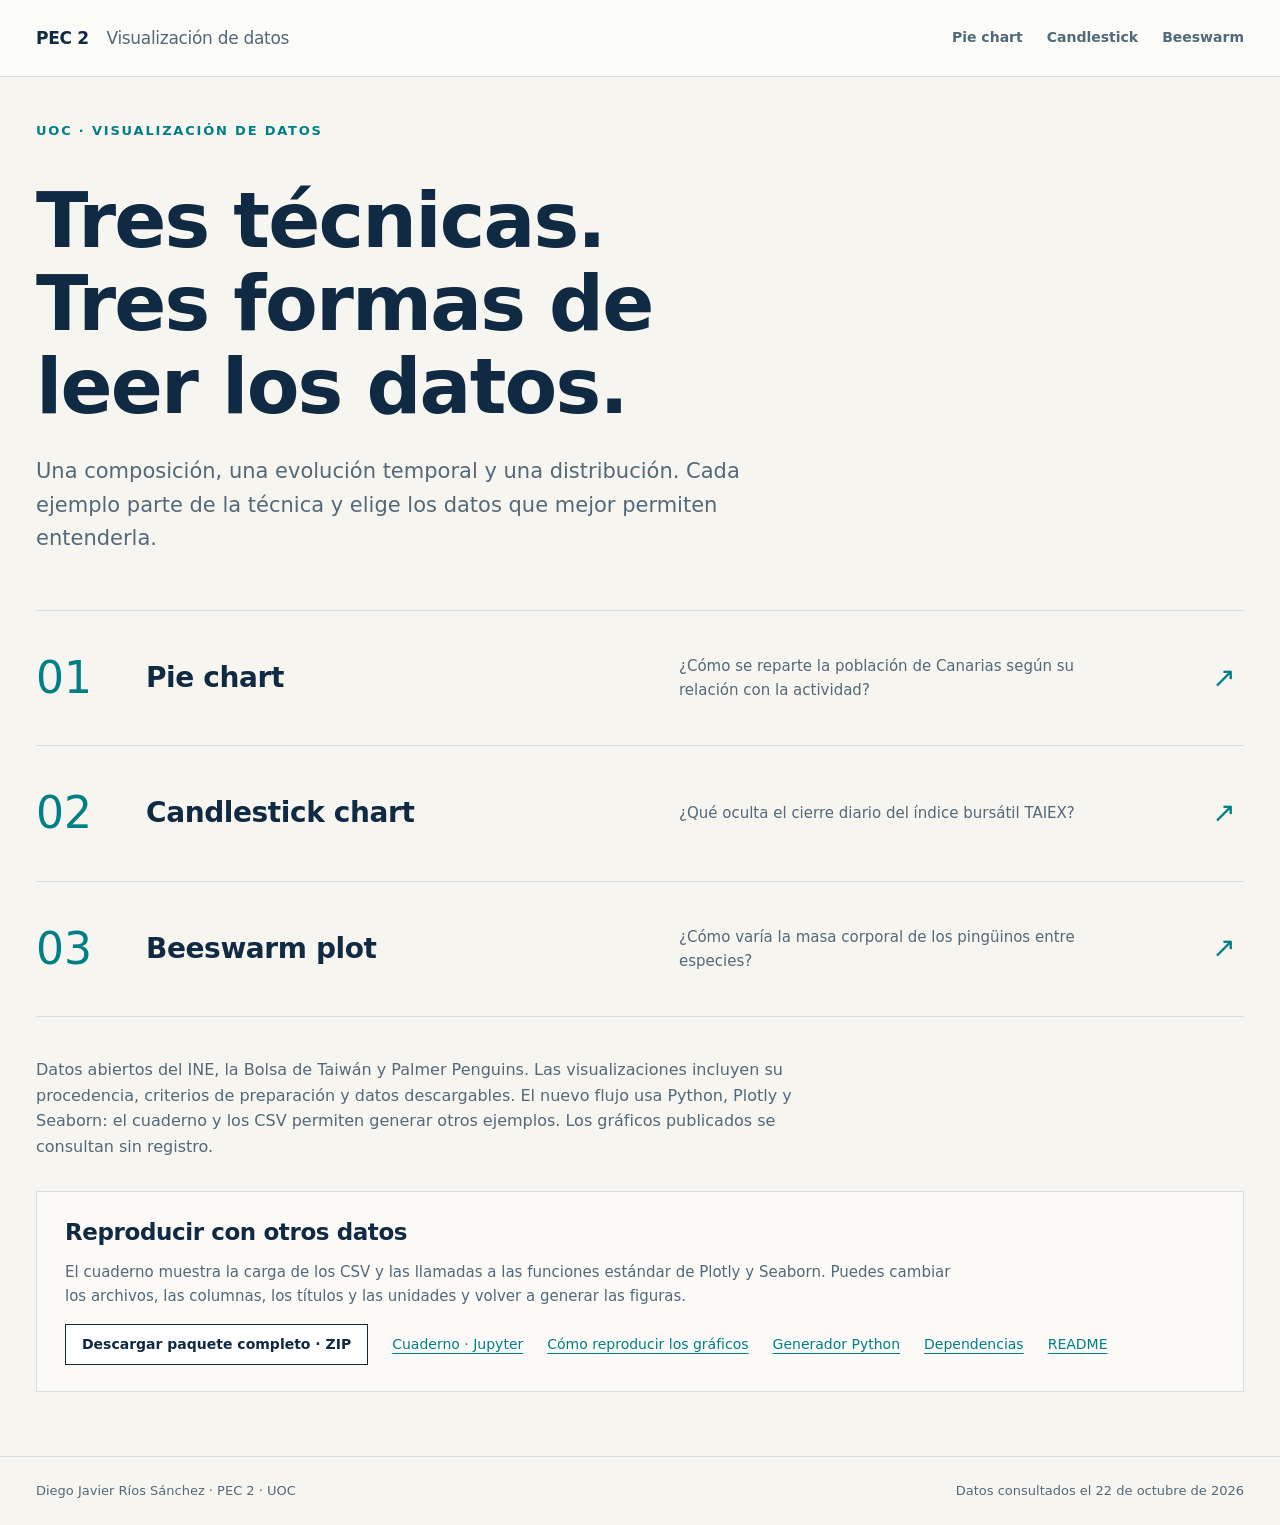
<file: index.html>
<!doctype html><html lang="es"><head><meta charset="utf-8"><meta name="viewport" content="width=device-width, initial-scale=1"><title>PEC 2 · Tres técnicas de visualización</title><meta name="description" content="Tres visualizaciones con datos abiertos: composición del empleo en Canarias, velas del TAIEX y masas corporales de pingüinos de Palmer."><link rel="stylesheet" href="styles.css"></head><body><a class="skip" href="#contenido">Saltar al contenido</a><header><div class="topbar"><a class="brand" href="index.html">PEC 2 <span>Visualización de datos</span></a><nav aria-label="Visualizaciones"><a href="pie.html">Pie chart</a><a href="candlestick.html">Candlestick</a><a href="beeswarm.html">Beeswarm</a></nav></div></header><main id="contenido"><p class="eyebrow">UOC · Visualización de datos</p><h1 class="home-title">Tres técnicas.<br>Tres formas de leer los datos.</h1><p class="home-lead">Una composición, una evolución temporal y una distribución. Cada ejemplo parte de la técnica y elige los datos que mejor permiten entenderla.</p><div class="home-list"><a class="home-item" href="pie.html"><span class="home-num">01</span><h2>Pie chart</h2><p>¿Cómo se reparte la población de Canarias según su relación con la actividad?</p><span class="arrow" aria-hidden="true">↗</span></a><a class="home-item" href="candlestick.html"><span class="home-num">02</span><h2>Candlestick chart</h2><p>¿Qué oculta el cierre diario del índice bursátil TAIEX?</p><span class="arrow" aria-hidden="true">↗</span></a><a class="home-item" href="beeswarm.html"><span class="home-num">03</span><h2>Beeswarm plot</h2><p>¿Cómo varía la masa corporal de los pingüinos entre especies?</p><span class="arrow" aria-hidden="true">↗</span></a></div><p class="home-foot">Datos abiertos del INE, la Bolsa de Taiwán y Palmer Penguins. Las visualizaciones incluyen su procedencia, criterios de preparación y datos descargables. El nuevo flujo usa Python, Plotly y Seaborn: el cuaderno y los CSV permiten generar otros ejemplos. Los gráficos publicados se consultan sin registro.</p><section class="repro-panel" aria-labelledby="reproducir"><h2 id="reproducir">Reproducir con otros datos</h2>
<p>El cuaderno muestra la carga de los CSV y las llamadas a las funciones estándar de Plotly y Seaborn.
Puedes cambiar los archivos, las columnas, los títulos y las unidades y volver a generar las figuras.</p>
<div class="repro-links"><a class="download" href="PEC2_paquete_reproducible.zip" download>Descargar paquete completo · ZIP</a>
<a href="PEC2_visualizaciones.ipynb" download>Cuaderno · Jupyter</a>
<a href="como_reproducir.html">Cómo reproducir los gráficos</a><a href="generar.py" download>Generador Python</a>
<a href="requirements.txt" download>Dependencias</a><a href="README.md">README</a></div></section></main><footer><span>Diego Javier Ríos Sánchez · PEC 2 · UOC</span><span>Datos consultados el 22 de octubre de 2026</span></footer></body></html>
</file>
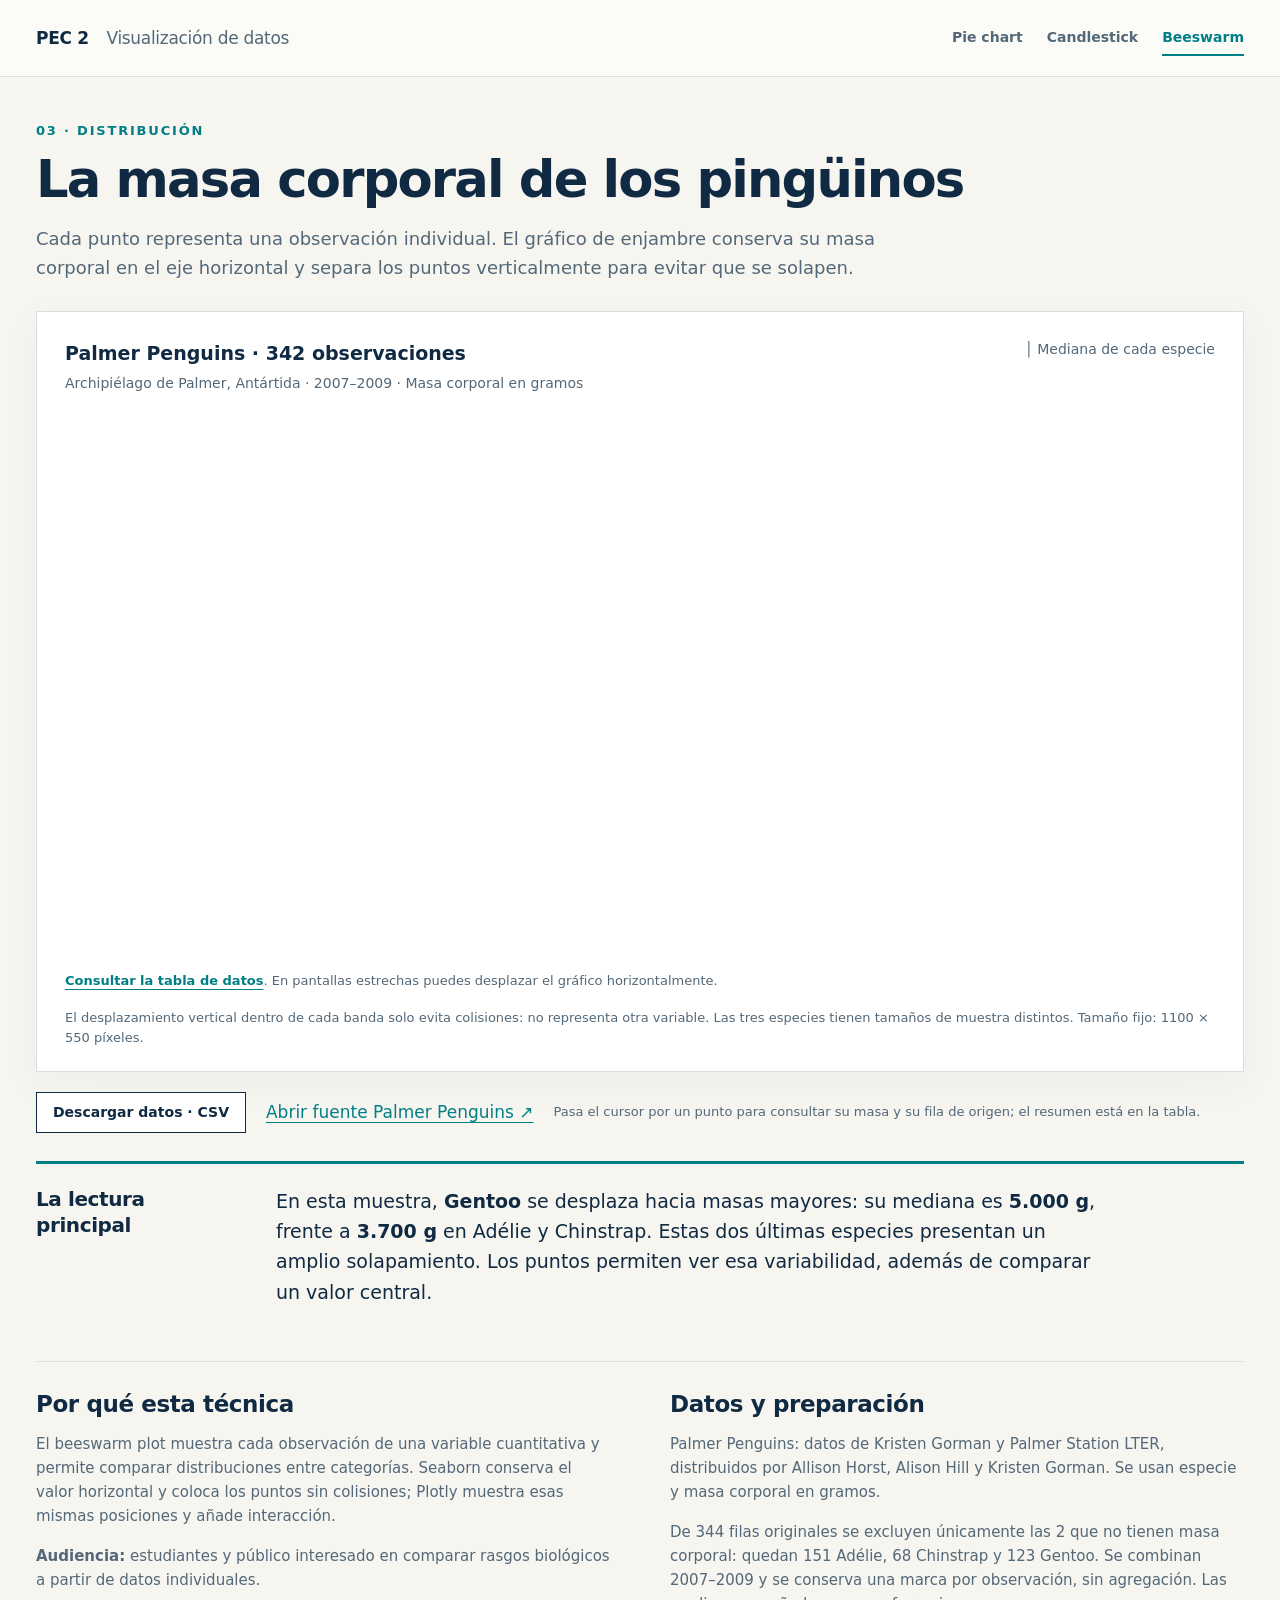
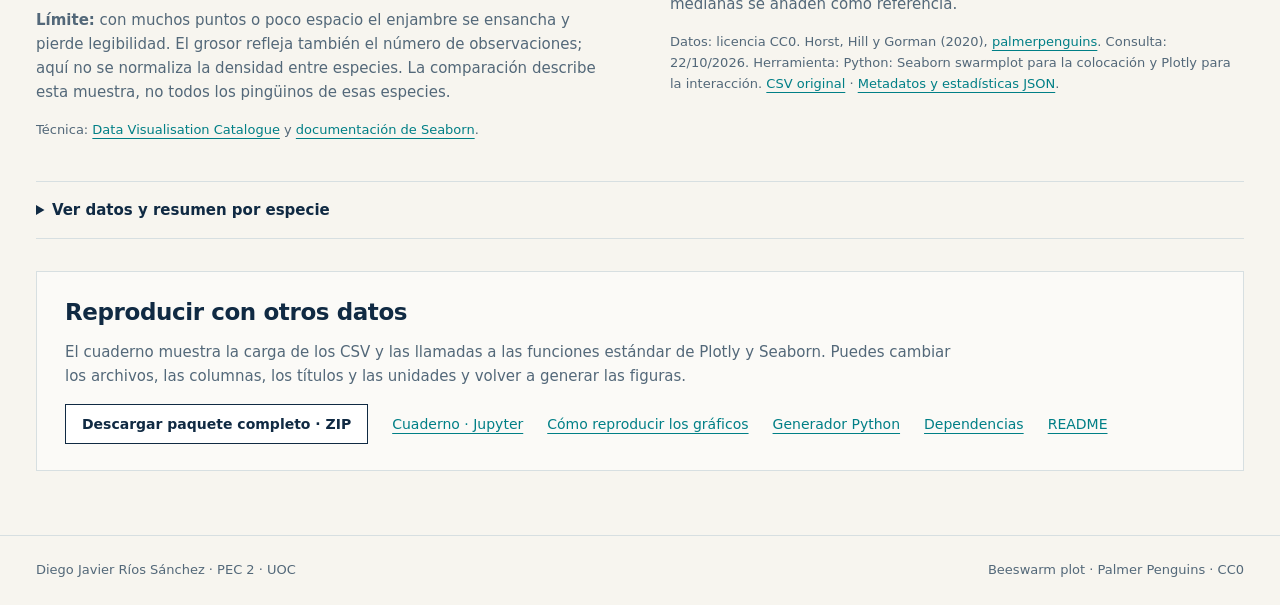
<file: beeswarm.html>
<!doctype html><html lang="es"><head><meta charset="utf-8"><meta name="viewport" content="width=device-width, initial-scale=1"><title>Beeswarm plot · La masa corporal de los pingüinos</title><meta name="description" content="Beeswarm plot de 342 observaciones de masa corporal de pingüinos Adélie, Chinstrap y Gentoo. Dataset abierto Palmer Penguins."><link rel="stylesheet" href="styles.css"></head><body data-chart="beeswarm"><a class="skip" href="#contenido">Saltar al contenido</a><header><div class="topbar"><a class="brand" href="index.html">PEC 2 <span>Visualización de datos</span></a><nav aria-label="Visualizaciones"><a href="pie.html">Pie chart</a><a href="candlestick.html">Candlestick</a><a href="beeswarm.html" aria-current="page">Beeswarm</a></nav></div></header><main id="contenido"><p class="eyebrow">03 · Distribución</p><h1>La masa corporal de los pingüinos</h1><p class="intro">Cada punto representa una observación individual. El gráfico de enjambre conserva su masa corporal en el eje horizontal y separa los puntos verticalmente para evitar que se solapen.</p><section class="viz" aria-label="Visualización de enjambre"><div class="viz-heading"><div><p class="viz-title">Palmer Penguins · 342 observaciones</p><p class="unit">Archipiélago de Palmer, Antártida · 2007–2009 · Masa corporal en gramos</p></div><div class="key"><span>│ Mediana de cada especie</span></div></div><div id="chart" class="plotly-container beeswarm-fixed" role="group" aria-label="Gráfico interactivo beeswarm" aria-describedby="acceso-grafico" tabindex="0"><div>                        <script type="text/javascript">window.PlotlyConfig = {MathJaxConfig: 'local'};</script>
        <script charset="utf-8" src="https://cdn.plot.ly/plotly-3.1.0.min.js" integrity="sha256-Ei4740bWZhaUTQuD6q9yQlgVCMPBz6CZWhevDYPv93A=" crossorigin="anonymous"></script>                <div id="pec2-beeswarm" class="plotly-graph-div" style="height:550px; width:1100px;"></div>            <script type="text/javascript">                window.PLOTLYENV=window.PLOTLYENV || {};                                if (document.getElementById("pec2-beeswarm")) {                    Plotly.newPlot(                        "pec2-beeswarm",                        [{"customdata":[["fila-2",2,"Adelie"],["fila-3",3,"Adelie"],["fila-4",4,"Adelie"],["fila-6",6,"Adelie"],["fila-7",7,"Adelie"],["fila-8",8,"Adelie"],["fila-9",9,"Adelie"],["fila-10",10,"Adelie"],["fila-11",11,"Adelie"],["fila-12",12,"Adelie"],["fila-13",13,"Adelie"],["fila-14",14,"Adelie"],["fila-15",15,"Adelie"],["fila-16",16,"Adelie"],["fila-17",17,"Adelie"],["fila-18",18,"Adelie"],["fila-19",19,"Adelie"],["fila-20",20,"Adelie"],["fila-21",21,"Adelie"],["fila-22",22,"Adelie"],["fila-23",23,"Adelie"],["fila-24",24,"Adelie"],["fila-25",25,"Adelie"],["fila-26",26,"Adelie"],["fila-27",27,"Adelie"],["fila-28",28,"Adelie"],["fila-29",29,"Adelie"],["fila-30",30,"Adelie"],["fila-31",31,"Adelie"],["fila-32",32,"Adelie"],["fila-33",33,"Adelie"],["fila-34",34,"Adelie"],["fila-35",35,"Adelie"],["fila-36",36,"Adelie"],["fila-37",37,"Adelie"],["fila-38",38,"Adelie"],["fila-39",39,"Adelie"],["fila-40",40,"Adelie"],["fila-41",41,"Adelie"],["fila-42",42,"Adelie"],["fila-43",43,"Adelie"],["fila-44",44,"Adelie"],["fila-45",45,"Adelie"],["fila-46",46,"Adelie"],["fila-47",47,"Adelie"],["fila-48",48,"Adelie"],["fila-49",49,"Adelie"],["fila-50",50,"Adelie"],["fila-51",51,"Adelie"],["fila-52",52,"Adelie"],["fila-53",53,"Adelie"],["fila-54",54,"Adelie"],["fila-55",55,"Adelie"],["fila-56",56,"Adelie"],["fila-57",57,"Adelie"],["fila-58",58,"Adelie"],["fila-59",59,"Adelie"],["fila-60",60,"Adelie"],["fila-61",61,"Adelie"],["fila-62",62,"Adelie"],["fila-63",63,"Adelie"],["fila-64",64,"Adelie"],["fila-65",65,"Adelie"],["fila-66",66,"Adelie"],["fila-67",67,"Adelie"],["fila-68",68,"Adelie"],["fila-69",69,"Adelie"],["fila-70",70,"Adelie"],["fila-71",71,"Adelie"],["fila-72",72,"Adelie"],["fila-73",73,"Adelie"],["fila-74",74,"Adelie"],["fila-75",75,"Adelie"],["fila-76",76,"Adelie"],["fila-77",77,"Adelie"],["fila-78",78,"Adelie"],["fila-79",79,"Adelie"],["fila-80",80,"Adelie"],["fila-81",81,"Adelie"],["fila-82",82,"Adelie"],["fila-83",83,"Adelie"],["fila-84",84,"Adelie"],["fila-85",85,"Adelie"],["fila-86",86,"Adelie"],["fila-87",87,"Adelie"],["fila-88",88,"Adelie"],["fila-89",89,"Adelie"],["fila-90",90,"Adelie"],["fila-91",91,"Adelie"],["fila-92",92,"Adelie"],["fila-93",93,"Adelie"],["fila-94",94,"Adelie"],["fila-95",95,"Adelie"],["fila-96",96,"Adelie"],["fila-97",97,"Adelie"],["fila-98",98,"Adelie"],["fila-99",99,"Adelie"],["fila-100",100,"Adelie"],["fila-101",101,"Adelie"],["fila-102",102,"Adelie"],["fila-103",103,"Adelie"],["fila-104",104,"Adelie"],["fila-105",105,"Adelie"],["fila-106",106,"Adelie"],["fila-107",107,"Adelie"],["fila-108",108,"Adelie"],["fila-109",109,"Adelie"],["fila-110",110,"Adelie"],["fila-111",111,"Adelie"],["fila-112",112,"Adelie"],["fila-113",113,"Adelie"],["fila-114",114,"Adelie"],["fila-115",115,"Adelie"],["fila-116",116,"Adelie"],["fila-117",117,"Adelie"],["fila-118",118,"Adelie"],["fila-119",119,"Adelie"],["fila-120",120,"Adelie"],["fila-121",121,"Adelie"],["fila-122",122,"Adelie"],["fila-123",123,"Adelie"],["fila-124",124,"Adelie"],["fila-125",125,"Adelie"],["fila-126",126,"Adelie"],["fila-127",127,"Adelie"],["fila-128",128,"Adelie"],["fila-129",129,"Adelie"],["fila-130",130,"Adelie"],["fila-131",131,"Adelie"],["fila-132",132,"Adelie"],["fila-133",133,"Adelie"],["fila-134",134,"Adelie"],["fila-135",135,"Adelie"],["fila-136",136,"Adelie"],["fila-137",137,"Adelie"],["fila-138",138,"Adelie"],["fila-139",139,"Adelie"],["fila-140",140,"Adelie"],["fila-141",141,"Adelie"],["fila-142",142,"Adelie"],["fila-143",143,"Adelie"],["fila-144",144,"Adelie"],["fila-145",145,"Adelie"],["fila-146",146,"Adelie"],["fila-147",147,"Adelie"],["fila-148",148,"Adelie"],["fila-149",149,"Adelie"],["fila-150",150,"Adelie"],["fila-151",151,"Adelie"],["fila-152",152,"Adelie"],["fila-153",153,"Adelie"]],"hovertemplate":"\u003cb\u003e%{customdata[2]}\u003c\u002fb\u003e\u003cbr\u003eMasa corporal: %{x:,.0f} g\u003cbr\u003eRegistro: %{customdata[0]}\u003cbr\u003eFila de origen: %{customdata[1]}\u003cextra\u003e\u003c\u002fextra\u003e","marker":{"color":"#007F86","line":{"width":0},"opacity":1,"size":8.333333333333334},"mode":"markers","name":"Adelie \u00b7 n=151","x":[3750.0,3800.0,3250.0,3450.0,3650.0,3625.0,4675.0,3475.0,4250.0,3300.0,3700.0,3200.0,3800.0,4400.0,3700.0,3450.0,4500.0,3325.0,4200.0,3400.0,3600.0,3800.0,3950.0,3800.0,3800.0,3550.0,3200.0,3150.0,3950.0,3250.0,3900.0,3300.0,3900.0,3325.0,4150.0,3950.0,3550.0,3300.0,4650.0,3150.0,3900.0,3100.0,4400.0,3000.0,4600.0,3425.0,2975.0,3450.0,4150.0,3500.0,4300.0,3450.0,4050.0,2900.0,3700.0,3550.0,3800.0,2850.0,3750.0,3150.0,4400.0,3600.0,4050.0,2850.0,3950.0,3350.0,4100.0,3050.0,4450.0,3600.0,3900.0,3550.0,4150.0,3700.0,4250.0,3700.0,3900.0,3550.0,4000.0,3200.0,4700.0,3800.0,4200.0,3350.0,3550.0,3800.0,3500.0,3950.0,3600.0,3550.0,4300.0,3400.0,4450.0,3300.0,4300.0,3700.0,4350.0,2900.0,4100.0,3725.0,4725.0,3075.0,4250.0,2925.0,3550.0,3750.0,3900.0,3175.0,4775.0,3825.0,4600.0,3200.0,4275.0,3900.0,4075.0,2900.0,3775.0,3350.0,3325.0,3150.0,3500.0,3450.0,3875.0,3050.0,4000.0,3275.0,4300.0,3050.0,4000.0,3325.0,3500.0,3500.0,4475.0,3425.0,3900.0,3175.0,3975.0,3400.0,4250.0,3400.0,3475.0,3050.0,3725.0,3000.0,3650.0,4250.0,3475.0,3450.0,3750.0,3700.0,4000.0],"y":[0.1280487804878052,-0.1576133990988433,0.06402439024390283,0.06402439024390283,4.440892098500626e-16,-0.11081889467137263,0.04679450442747113,-0.11081889467137263,4.440892098500626e-16,-0.09358900885494092,0.1920731707317076,0.06402439024390283,0.25609756097561,0.06402439024390283,-0.12804878048780433,4.440892098500626e-16,4.440892098500626e-16,-0.204407903526314,0.06402439024390283,4.440892098500626e-16,-0.06402439024390194,-0.06402439024390194,0.06402439024390283,-0.2216377893427457,0.1920731707317076,0.1920731707317076,-0.06402439024390194,0.1280487804878052,-0.06402439024390194,4.440892098500626e-16,-0.11081889467137263,0.06402439024390283,0.04679450442747113,-0.1403835132824116,-0.06402439024390194,0.1280487804878052,4.440892098500626e-16,4.440892098500626e-16,4.440892098500626e-16,4.440892098500626e-16,-0.04679450442747024,4.440892098500626e-16,4.440892098500626e-16,0.04679450442747113,0.06402439024390283,0.1748432849152759,4.440892098500626e-16,0.22163778934274658,0.06402439024390283,0.1280487804878052,4.440892098500626e-16,-0.06402439024390194,4.440892098500626e-16,4.440892098500626e-16,0.1280487804878052,0.1280487804878052,4.440892098500626e-16,0.06402439024390283,-0.06402439024390194,-0.06402439024390194,-0.06402439024390194,0.1280487804878052,0.06402439024390283,4.440892098500626e-16,4.440892098500626e-16,4.440892098500626e-16,4.440892098500626e-16,4.440892098500626e-16,0.06402439024390283,4.440892098500626e-16,0.23886767515917828,0.06402439024390283,4.440892098500626e-16,4.440892098500626e-16,-0.12804878048780433,-0.06402439024390194,0.11081889467137351,-0.06402439024390194,0.1280487804878052,4.440892098500626e-16,4.440892098500626e-16,0.1280487804878052,4.440892098500626e-16,0.06402439024390283,0.25609756097561,0.06402439024390283,-0.1576133990988433,-0.12804878048780433,0.06402439024390283,-0.19207317073170715,0.06402439024390283,0.06402439024390283,4.440892098500626e-16,0.1280487804878052,-0.06402439024390194,0.06402439024390283,4.440892098500626e-16,-0.06402439024390194,0.06402439024390283,-0.2388676751591774,0.04679450442747113,-0.11081889467137263,0.06402439024390283,0.11081889467137351,-0.12804878048780433,0.06402439024390283,0.1748432849152759,-0.11081889467137263,4.440892098500626e-16,-0.11081889467137263,4.440892098500626e-16,0.1280487804878052,0.1748432849152759,-0.174843284915275,-0.04679450442747024,0.06402439024390283,-0.11081889467137263,-0.09358900885494092,0.1748432849152759,0.06402439024390283,0.06402439024390283,-0.1576133990988433,4.440892098500626e-16,-0.06402439024390194,0.06402439024390283,-0.04679450442747024,0.1280487804878052,0.06402439024390283,-0.06402439024390194,-0.04679450442747024,-0.06402439024390194,4.440892098500626e-16,-0.04679450442747024,-0.11081889467137263,-0.2388676751591774,0.1748432849152759,0.1748432849152759,0.1280487804878052,0.1280487804878052,-0.06402439024390194,0.1748432849152759,0.1280487804878052,0.23886767515917828,-0.04679450442747024,-0.06402439024390194,-0.06402439024390194,-0.204407903526314,0.1280487804878052,4.440892098500626e-16,-0.19207317073170715,4.440892098500626e-16],"type":"scatter"},{"customdata":[["fila-278",278,"Chinstrap"],["fila-279",279,"Chinstrap"],["fila-280",280,"Chinstrap"],["fila-281",281,"Chinstrap"],["fila-282",282,"Chinstrap"],["fila-283",283,"Chinstrap"],["fila-284",284,"Chinstrap"],["fila-285",285,"Chinstrap"],["fila-286",286,"Chinstrap"],["fila-287",287,"Chinstrap"],["fila-288",288,"Chinstrap"],["fila-289",289,"Chinstrap"],["fila-290",290,"Chinstrap"],["fila-291",291,"Chinstrap"],["fila-292",292,"Chinstrap"],["fila-293",293,"Chinstrap"],["fila-294",294,"Chinstrap"],["fila-295",295,"Chinstrap"],["fila-296",296,"Chinstrap"],["fila-297",297,"Chinstrap"],["fila-298",298,"Chinstrap"],["fila-299",299,"Chinstrap"],["fila-300",300,"Chinstrap"],["fila-301",301,"Chinstrap"],["fila-302",302,"Chinstrap"],["fila-303",303,"Chinstrap"],["fila-304",304,"Chinstrap"],["fila-305",305,"Chinstrap"],["fila-306",306,"Chinstrap"],["fila-307",307,"Chinstrap"],["fila-308",308,"Chinstrap"],["fila-309",309,"Chinstrap"],["fila-310",310,"Chinstrap"],["fila-311",311,"Chinstrap"],["fila-312",312,"Chinstrap"],["fila-313",313,"Chinstrap"],["fila-314",314,"Chinstrap"],["fila-315",315,"Chinstrap"],["fila-316",316,"Chinstrap"],["fila-317",317,"Chinstrap"],["fila-318",318,"Chinstrap"],["fila-319",319,"Chinstrap"],["fila-320",320,"Chinstrap"],["fila-321",321,"Chinstrap"],["fila-322",322,"Chinstrap"],["fila-323",323,"Chinstrap"],["fila-324",324,"Chinstrap"],["fila-325",325,"Chinstrap"],["fila-326",326,"Chinstrap"],["fila-327",327,"Chinstrap"],["fila-328",328,"Chinstrap"],["fila-329",329,"Chinstrap"],["fila-330",330,"Chinstrap"],["fila-331",331,"Chinstrap"],["fila-332",332,"Chinstrap"],["fila-333",333,"Chinstrap"],["fila-334",334,"Chinstrap"],["fila-335",335,"Chinstrap"],["fila-336",336,"Chinstrap"],["fila-337",337,"Chinstrap"],["fila-338",338,"Chinstrap"],["fila-339",339,"Chinstrap"],["fila-340",340,"Chinstrap"],["fila-341",341,"Chinstrap"],["fila-342",342,"Chinstrap"],["fila-343",343,"Chinstrap"],["fila-344",344,"Chinstrap"],["fila-345",345,"Chinstrap"]],"hovertemplate":"\u003cb\u003e%{customdata[2]}\u003c\u002fb\u003e\u003cbr\u003eMasa corporal: %{x:,.0f} g\u003cbr\u003eRegistro: %{customdata[0]}\u003cbr\u003eFila de origen: %{customdata[1]}\u003cextra\u003e\u003c\u002fextra\u003e","marker":{"color":"#E76850","line":{"width":0},"opacity":1,"size":8.333333333333334},"mode":"markers","name":"Chinstrap \u00b7 n=68","x":[3500.0,3900.0,3650.0,3525.0,3725.0,3950.0,3250.0,3750.0,4150.0,3700.0,3800.0,3775.0,3700.0,4050.0,3575.0,4050.0,3300.0,3700.0,3450.0,4400.0,3600.0,3400.0,2900.0,3800.0,3300.0,4150.0,3400.0,3800.0,3700.0,4550.0,3200.0,4300.0,3350.0,4100.0,3600.0,3900.0,3850.0,4800.0,2700.0,4500.0,3950.0,3650.0,3550.0,3500.0,3675.0,4450.0,3400.0,4300.0,3250.0,3675.0,3325.0,3950.0,3600.0,4050.0,3350.0,3450.0,3250.0,4050.0,3800.0,3525.0,3950.0,3650.0,3650.0,4000.0,3400.0,3775.0,4100.0,3775.0],"y":[1.0,1.0640243902439026,0.9359756097560976,1.1108188946713733,0.8891811053286269,1.128048780487805,1.0,1.0,1.0,1.128048780487805,1.0,0.9532054955725293,0.9359756097560976,1.0,1.046794504427471,1.128048780487805,1.0,1.0,1.0640243902439026,1.0,0.9359756097560976,0.9359756097560976,1.0,0.8423866009011562,1.0640243902439026,1.0640243902439026,1.0640243902439026,1.157613399098844,1.0640243902439026,1.0,1.0,1.0640243902439026,1.0640243902439026,1.0640243902439026,1.0935890088549414,1.0,1.0,1.0,1.0,1.0,1.0640243902439026,1.128048780487805,1.0,1.0640243902439026,1.1748432849152757,1.0,1.0,1.0,1.0640243902439026,0.8891811053286269,0.9532054955725293,1.0,1.0,0.9359756097560976,1.0,1.0,0.9359756097560976,1.0640243902439026,0.9064109911450591,0.9532054955725293,0.9359756097560976,1.0640243902439026,1.0,1.0,1.128048780487805,1.046794504427471,1.0,1.1108188946713733],"type":"scatter"},{"customdata":[["fila-154",154,"Gentoo"],["fila-155",155,"Gentoo"],["fila-156",156,"Gentoo"],["fila-157",157,"Gentoo"],["fila-158",158,"Gentoo"],["fila-159",159,"Gentoo"],["fila-160",160,"Gentoo"],["fila-161",161,"Gentoo"],["fila-162",162,"Gentoo"],["fila-163",163,"Gentoo"],["fila-164",164,"Gentoo"],["fila-165",165,"Gentoo"],["fila-166",166,"Gentoo"],["fila-167",167,"Gentoo"],["fila-168",168,"Gentoo"],["fila-169",169,"Gentoo"],["fila-170",170,"Gentoo"],["fila-171",171,"Gentoo"],["fila-172",172,"Gentoo"],["fila-173",173,"Gentoo"],["fila-174",174,"Gentoo"],["fila-175",175,"Gentoo"],["fila-176",176,"Gentoo"],["fila-177",177,"Gentoo"],["fila-178",178,"Gentoo"],["fila-179",179,"Gentoo"],["fila-180",180,"Gentoo"],["fila-181",181,"Gentoo"],["fila-182",182,"Gentoo"],["fila-183",183,"Gentoo"],["fila-184",184,"Gentoo"],["fila-185",185,"Gentoo"],["fila-186",186,"Gentoo"],["fila-187",187,"Gentoo"],["fila-188",188,"Gentoo"],["fila-189",189,"Gentoo"],["fila-190",190,"Gentoo"],["fila-191",191,"Gentoo"],["fila-192",192,"Gentoo"],["fila-193",193,"Gentoo"],["fila-194",194,"Gentoo"],["fila-195",195,"Gentoo"],["fila-196",196,"Gentoo"],["fila-197",197,"Gentoo"],["fila-198",198,"Gentoo"],["fila-199",199,"Gentoo"],["fila-200",200,"Gentoo"],["fila-201",201,"Gentoo"],["fila-202",202,"Gentoo"],["fila-203",203,"Gentoo"],["fila-204",204,"Gentoo"],["fila-205",205,"Gentoo"],["fila-206",206,"Gentoo"],["fila-207",207,"Gentoo"],["fila-208",208,"Gentoo"],["fila-209",209,"Gentoo"],["fila-210",210,"Gentoo"],["fila-211",211,"Gentoo"],["fila-212",212,"Gentoo"],["fila-213",213,"Gentoo"],["fila-214",214,"Gentoo"],["fila-215",215,"Gentoo"],["fila-216",216,"Gentoo"],["fila-217",217,"Gentoo"],["fila-218",218,"Gentoo"],["fila-219",219,"Gentoo"],["fila-220",220,"Gentoo"],["fila-221",221,"Gentoo"],["fila-222",222,"Gentoo"],["fila-223",223,"Gentoo"],["fila-224",224,"Gentoo"],["fila-225",225,"Gentoo"],["fila-226",226,"Gentoo"],["fila-227",227,"Gentoo"],["fila-228",228,"Gentoo"],["fila-229",229,"Gentoo"],["fila-230",230,"Gentoo"],["fila-231",231,"Gentoo"],["fila-232",232,"Gentoo"],["fila-233",233,"Gentoo"],["fila-234",234,"Gentoo"],["fila-235",235,"Gentoo"],["fila-236",236,"Gentoo"],["fila-237",237,"Gentoo"],["fila-238",238,"Gentoo"],["fila-239",239,"Gentoo"],["fila-240",240,"Gentoo"],["fila-241",241,"Gentoo"],["fila-242",242,"Gentoo"],["fila-243",243,"Gentoo"],["fila-244",244,"Gentoo"],["fila-245",245,"Gentoo"],["fila-246",246,"Gentoo"],["fila-247",247,"Gentoo"],["fila-248",248,"Gentoo"],["fila-249",249,"Gentoo"],["fila-250",250,"Gentoo"],["fila-251",251,"Gentoo"],["fila-252",252,"Gentoo"],["fila-253",253,"Gentoo"],["fila-254",254,"Gentoo"],["fila-255",255,"Gentoo"],["fila-256",256,"Gentoo"],["fila-257",257,"Gentoo"],["fila-258",258,"Gentoo"],["fila-259",259,"Gentoo"],["fila-260",260,"Gentoo"],["fila-261",261,"Gentoo"],["fila-262",262,"Gentoo"],["fila-263",263,"Gentoo"],["fila-264",264,"Gentoo"],["fila-265",265,"Gentoo"],["fila-266",266,"Gentoo"],["fila-267",267,"Gentoo"],["fila-268",268,"Gentoo"],["fila-269",269,"Gentoo"],["fila-270",270,"Gentoo"],["fila-271",271,"Gentoo"],["fila-272",272,"Gentoo"],["fila-274",274,"Gentoo"],["fila-275",275,"Gentoo"],["fila-276",276,"Gentoo"],["fila-277",277,"Gentoo"]],"hovertemplate":"\u003cb\u003e%{customdata[2]}\u003c\u002fb\u003e\u003cbr\u003eMasa corporal: %{x:,.0f} g\u003cbr\u003eRegistro: %{customdata[0]}\u003cbr\u003eFila de origen: %{customdata[1]}\u003cextra\u003e\u003c\u002fextra\u003e","marker":{"color":"#4F6ACB","line":{"width":0},"opacity":1,"size":8.333333333333334},"mode":"markers","name":"Gentoo \u00b7 n=123","x":[4500.0,5700.0,4450.0,5700.0,5400.0,4550.0,4800.0,5200.0,4400.0,5150.0,4650.0,5550.0,4650.0,5850.0,4200.0,5850.0,4150.0,6300.0,4800.0,5350.0,5700.0,5000.0,4400.0,5050.0,5000.0,5100.0,4100.0,5650.0,4600.0,5550.0,5250.0,4700.0,5050.0,6050.0,5150.0,5400.0,4950.0,5250.0,4350.0,5350.0,3950.0,5700.0,4300.0,4750.0,5550.0,4900.0,4200.0,5400.0,5100.0,5300.0,4850.0,5300.0,4400.0,5000.0,4900.0,5050.0,4300.0,5000.0,4450.0,5550.0,4200.0,5300.0,4400.0,5650.0,4700.0,5700.0,4650.0,5800.0,4700.0,5550.0,4750.0,5000.0,5100.0,5200.0,4700.0,5800.0,4600.0,6000.0,4750.0,5950.0,4625.0,5450.0,4725.0,5350.0,4750.0,5600.0,4600.0,5300.0,4875.0,5550.0,4950.0,5400.0,4750.0,5650.0,4850.0,5200.0,4925.0,4875.0,4625.0,5250.0,4850.0,5600.0,4975.0,5500.0,4725.0,5500.0,4700.0,5500.0,4575.0,5500.0,5000.0,5950.0,4650.0,5500.0,4375.0,5850.0,4875.0,6000.0,4925.0,4850.0,5750.0,5200.0,5400.0],"y":[2.0,2.0640243902439024,2.0640243902439024,1.8719512195121952,2.0,2.0,2.0640243902439024,1.9359756097560976,1.8719512195121952,2.0,2.0935890088549414,2.0,1.8423866009011562,2.0640243902439024,2.0,2.0,2.0,2.0,2.0,1.9359756097560976,1.9359756097560976,2.1576133990988438,2.0935890088549414,1.9359756097560976,1.8079268292682928,1.9359756097560976,2.0,1.9359756097560976,2.0,2.1280487804878048,1.9359756097560976,2.0,2.0,2.0,2.0640243902439024,1.8719512195121952,1.9359756097560976,2.0640243902439024,2.0,2.0640243902439024,2.0,2.1280487804878048,2.0,1.9359756097560976,2.0640243902439024,1.9359756097560976,2.0640243902439024,2.1280487804878048,2.0,2.0,2.0,2.1280487804878048,2.0,1.9359756097560976,2.0,2.0640243902439024,2.0640243902439024,2.0,2.0,1.8719512195121952,1.9359756097560976,2.0640243902439024,1.9359756097560976,2.0640243902439024,1.9359756097560976,2.0,2.0,2.0,2.0640243902439024,1.9359756097560976,2.1280487804878048,2.0935890088549414,2.0640243902439024,2.1280487804878048,2.1280487804878048,2.0640243902439024,2.0935890088549414,2.0,2.0640243902439024,2.0,1.889181105328627,2.0,2.1748432849152755,2.0,2.0,2.0,1.9359756097560976,1.9359756097560976,1.889181105328627,2.192073170731707,2.0,1.9359756097560976,1.8719512195121952,2.0,2.1280487804878048,2.0640243902439024,1.889181105328627,1.8251567150847245,2.0467945044274707,2.0,1.9359756097560976,2.0640243902439024,2.0467945044274707,1.8719512195121952,1.8251567150847245,2.0,1.8719512195121952,2.0640243902439024,2.0467945044274707,2.1280487804878048,1.8719512195121952,2.0640243902439024,1.9359756097560976,1.9359756097560976,2.0467945044274707,1.9359756097560976,2.1748432849152755,2.0640243902439024,2.0467945044274707,2.0640243902439024,2.0,2.0,2.0640243902439024],"type":"scatter"}],                        {"annotations":[{"bgcolor":"#F7F5EF","borderpad":2,"font":{"color":"#102A43","size":12},"showarrow":false,"text":"Mediana: 3.700 g","x":3700.0,"xref":"x","y":0.42,"yref":"y"},{"bgcolor":"#F7F5EF","borderpad":2,"font":{"color":"#102A43","size":12},"showarrow":false,"text":"Mediana: 3.700 g","x":3700.0,"xref":"x","y":1.42,"yref":"y"},{"bgcolor":"#F7F5EF","borderpad":2,"font":{"color":"#102A43","size":12},"showarrow":false,"text":"Mediana: 5.000 g","x":5000.0,"xref":"x","y":2.42,"yref":"y"}],"dragmode":false,"font":{"color":"#102A43","family":"Arial, sans-serif","size":15},"height":550,"hovermode":"closest","margin":{"autoexpand":false,"b":70,"l":150,"r":40,"t":70},"meta":{"tool":"seaborn.swarmplot \u2192 plotly.graph_objects.Scatter","placement":"Seaborn 0.13.2; get_offsets despu\u00e9s de canvas.draw","x_preserved":true,"positions_depend_on_size":true,"note":"No redimensionar: 1100 \u00d7 550 p\u00edxeles; ejes fijos; desplazamiento vertical sin unidad"},"paper_bgcolor":"#F7F5EF","plot_bgcolor":"#F7F5EF","separators":",.","shapes":[{"layer":"below","line":{"color":"#102A43","dash":"dot","width":1.5},"type":"line","x0":3700.0,"x1":3700.0,"xref":"x","y0":-0.32,"y1":0.32,"yref":"y"},{"layer":"below","line":{"color":"#102A43","dash":"dot","width":1.5},"type":"line","x0":3700.0,"x1":3700.0,"xref":"x","y0":0.6799999999999999,"y1":1.32,"yref":"y"},{"layer":"below","line":{"color":"#102A43","dash":"dot","width":1.5},"type":"line","x0":5000.0,"x1":5000.0,"xref":"x","y0":1.68,"y1":2.32,"yref":"y"}],"showlegend":false,"template":{"data":{"barpolar":[{"marker":{"line":{"color":"#E5ECF6","width":0.5},"pattern":{"fillmode":"overlay","size":10,"solidity":0.2}},"type":"barpolar"}],"bar":[{"error_x":{"color":"#2a3f5f"},"error_y":{"color":"#2a3f5f"},"marker":{"line":{"color":"#E5ECF6","width":0.5},"pattern":{"fillmode":"overlay","size":10,"solidity":0.2}},"type":"bar"}],"carpet":[{"aaxis":{"endlinecolor":"#2a3f5f","gridcolor":"white","linecolor":"white","minorgridcolor":"white","startlinecolor":"#2a3f5f"},"baxis":{"endlinecolor":"#2a3f5f","gridcolor":"white","linecolor":"white","minorgridcolor":"white","startlinecolor":"#2a3f5f"},"type":"carpet"}],"choropleth":[{"colorbar":{"outlinewidth":0,"ticks":""},"type":"choropleth"}],"contourcarpet":[{"colorbar":{"outlinewidth":0,"ticks":""},"type":"contourcarpet"}],"contour":[{"colorbar":{"outlinewidth":0,"ticks":""},"colorscale":[[0.0,"#0d0887"],[0.1111111111111111,"#46039f"],[0.2222222222222222,"#7201a8"],[0.3333333333333333,"#9c179e"],[0.4444444444444444,"#bd3786"],[0.5555555555555556,"#d8576b"],[0.6666666666666666,"#ed7953"],[0.7777777777777778,"#fb9f3a"],[0.8888888888888888,"#fdca26"],[1.0,"#f0f921"]],"type":"contour"}],"heatmap":[{"colorbar":{"outlinewidth":0,"ticks":""},"colorscale":[[0.0,"#0d0887"],[0.1111111111111111,"#46039f"],[0.2222222222222222,"#7201a8"],[0.3333333333333333,"#9c179e"],[0.4444444444444444,"#bd3786"],[0.5555555555555556,"#d8576b"],[0.6666666666666666,"#ed7953"],[0.7777777777777778,"#fb9f3a"],[0.8888888888888888,"#fdca26"],[1.0,"#f0f921"]],"type":"heatmap"}],"histogram2dcontour":[{"colorbar":{"outlinewidth":0,"ticks":""},"colorscale":[[0.0,"#0d0887"],[0.1111111111111111,"#46039f"],[0.2222222222222222,"#7201a8"],[0.3333333333333333,"#9c179e"],[0.4444444444444444,"#bd3786"],[0.5555555555555556,"#d8576b"],[0.6666666666666666,"#ed7953"],[0.7777777777777778,"#fb9f3a"],[0.8888888888888888,"#fdca26"],[1.0,"#f0f921"]],"type":"histogram2dcontour"}],"histogram2d":[{"colorbar":{"outlinewidth":0,"ticks":""},"colorscale":[[0.0,"#0d0887"],[0.1111111111111111,"#46039f"],[0.2222222222222222,"#7201a8"],[0.3333333333333333,"#9c179e"],[0.4444444444444444,"#bd3786"],[0.5555555555555556,"#d8576b"],[0.6666666666666666,"#ed7953"],[0.7777777777777778,"#fb9f3a"],[0.8888888888888888,"#fdca26"],[1.0,"#f0f921"]],"type":"histogram2d"}],"histogram":[{"marker":{"pattern":{"fillmode":"overlay","size":10,"solidity":0.2}},"type":"histogram"}],"mesh3d":[{"colorbar":{"outlinewidth":0,"ticks":""},"type":"mesh3d"}],"parcoords":[{"line":{"colorbar":{"outlinewidth":0,"ticks":""}},"type":"parcoords"}],"pie":[{"automargin":true,"type":"pie"}],"scatter3d":[{"line":{"colorbar":{"outlinewidth":0,"ticks":""}},"marker":{"colorbar":{"outlinewidth":0,"ticks":""}},"type":"scatter3d"}],"scattercarpet":[{"marker":{"colorbar":{"outlinewidth":0,"ticks":""}},"type":"scattercarpet"}],"scattergeo":[{"marker":{"colorbar":{"outlinewidth":0,"ticks":""}},"type":"scattergeo"}],"scattergl":[{"marker":{"colorbar":{"outlinewidth":0,"ticks":""}},"type":"scattergl"}],"scattermapbox":[{"marker":{"colorbar":{"outlinewidth":0,"ticks":""}},"type":"scattermapbox"}],"scattermap":[{"marker":{"colorbar":{"outlinewidth":0,"ticks":""}},"type":"scattermap"}],"scatterpolargl":[{"marker":{"colorbar":{"outlinewidth":0,"ticks":""}},"type":"scatterpolargl"}],"scatterpolar":[{"marker":{"colorbar":{"outlinewidth":0,"ticks":""}},"type":"scatterpolar"}],"scatter":[{"fillpattern":{"fillmode":"overlay","size":10,"solidity":0.2},"type":"scatter"}],"scatterternary":[{"marker":{"colorbar":{"outlinewidth":0,"ticks":""}},"type":"scatterternary"}],"surface":[{"colorbar":{"outlinewidth":0,"ticks":""},"colorscale":[[0.0,"#0d0887"],[0.1111111111111111,"#46039f"],[0.2222222222222222,"#7201a8"],[0.3333333333333333,"#9c179e"],[0.4444444444444444,"#bd3786"],[0.5555555555555556,"#d8576b"],[0.6666666666666666,"#ed7953"],[0.7777777777777778,"#fb9f3a"],[0.8888888888888888,"#fdca26"],[1.0,"#f0f921"]],"type":"surface"}],"table":[{"cells":{"fill":{"color":"#EBF0F8"},"line":{"color":"white"}},"header":{"fill":{"color":"#C8D4E3"},"line":{"color":"white"}},"type":"table"}]},"layout":{"annotationdefaults":{"arrowcolor":"#2a3f5f","arrowhead":0,"arrowwidth":1},"autotypenumbers":"strict","coloraxis":{"colorbar":{"outlinewidth":0,"ticks":""}},"colorscale":{"diverging":[[0,"#8e0152"],[0.1,"#c51b7d"],[0.2,"#de77ae"],[0.3,"#f1b6da"],[0.4,"#fde0ef"],[0.5,"#f7f7f7"],[0.6,"#e6f5d0"],[0.7,"#b8e186"],[0.8,"#7fbc41"],[0.9,"#4d9221"],[1,"#276419"]],"sequential":[[0.0,"#0d0887"],[0.1111111111111111,"#46039f"],[0.2222222222222222,"#7201a8"],[0.3333333333333333,"#9c179e"],[0.4444444444444444,"#bd3786"],[0.5555555555555556,"#d8576b"],[0.6666666666666666,"#ed7953"],[0.7777777777777778,"#fb9f3a"],[0.8888888888888888,"#fdca26"],[1.0,"#f0f921"]],"sequentialminus":[[0.0,"#0d0887"],[0.1111111111111111,"#46039f"],[0.2222222222222222,"#7201a8"],[0.3333333333333333,"#9c179e"],[0.4444444444444444,"#bd3786"],[0.5555555555555556,"#d8576b"],[0.6666666666666666,"#ed7953"],[0.7777777777777778,"#fb9f3a"],[0.8888888888888888,"#fdca26"],[1.0,"#f0f921"]]},"colorway":["#636efa","#EF553B","#00cc96","#ab63fa","#FFA15A","#19d3f3","#FF6692","#B6E880","#FF97FF","#FECB52"],"font":{"color":"#2a3f5f"},"geo":{"bgcolor":"white","lakecolor":"white","landcolor":"#E5ECF6","showlakes":true,"showland":true,"subunitcolor":"white"},"hoverlabel":{"align":"left"},"hovermode":"closest","mapbox":{"style":"light"},"paper_bgcolor":"white","plot_bgcolor":"#E5ECF6","polar":{"angularaxis":{"gridcolor":"white","linecolor":"white","ticks":""},"bgcolor":"#E5ECF6","radialaxis":{"gridcolor":"white","linecolor":"white","ticks":""}},"scene":{"xaxis":{"backgroundcolor":"#E5ECF6","gridcolor":"white","gridwidth":2,"linecolor":"white","showbackground":true,"ticks":"","zerolinecolor":"white"},"yaxis":{"backgroundcolor":"#E5ECF6","gridcolor":"white","gridwidth":2,"linecolor":"white","showbackground":true,"ticks":"","zerolinecolor":"white"},"zaxis":{"backgroundcolor":"#E5ECF6","gridcolor":"white","gridwidth":2,"linecolor":"white","showbackground":true,"ticks":"","zerolinecolor":"white"}},"shapedefaults":{"line":{"color":"#2a3f5f"}},"ternary":{"aaxis":{"gridcolor":"white","linecolor":"white","ticks":""},"baxis":{"gridcolor":"white","linecolor":"white","ticks":""},"bgcolor":"#E5ECF6","caxis":{"gridcolor":"white","linecolor":"white","ticks":""}},"title":{"x":0.05},"xaxis":{"automargin":true,"gridcolor":"white","linecolor":"white","ticks":"","title":{"standoff":15},"zerolinecolor":"white","zerolinewidth":2},"yaxis":{"automargin":true,"gridcolor":"white","linecolor":"white","ticks":"","title":{"standoff":15},"zerolinecolor":"white","zerolinewidth":2}}},"title":{"text":"Masa corporal de ping\u00fcinos adultos \u00b7 Palmer, 2007\u20132009"},"width":1100,"xaxis":{"automargin":false,"fixedrange":true,"gridcolor":"#D9DFDD","range":[2500.0,6500.0],"title":{"text":"Masa corporal (g)"},"zeroline":false},"yaxis":{"automargin":false,"fixedrange":true,"range":[2.5,-0.5],"showgrid":false,"tickmode":"array","ticktext":["Adelie (n=151)","Chinstrap (n=68)","Gentoo (n=123)"],"tickvals":[0,1,2],"zeroline":false}},                        {"displaylogo": false, "responsive": false, "scrollZoom": false, "toImageButtonOptions": {"format": "svg"}, "modeBarButtonsToRemove": ["zoom2d", "pan2d", "select2d", "lasso2d", "zoomIn2d", "zoomOut2d", "autoScale2d", "resetScale2d"]}                    )                };            </script>        </div></div><noscript><p>El gráfico interactivo necesita JavaScript. La tabla de datos y las explicaciones siguen disponibles.</p></noscript><p id="acceso-grafico" class="chart-access"><a href="#tabla-datos">Consultar la tabla de datos</a>. En pantallas estrechas puedes desplazar el gráfico horizontalmente.</p><p class="chart-note">El desplazamiento vertical dentro de cada banda solo evita colisiones: no representa otra variable. Las tres especies tienen tamaños de muestra distintos. Tamaño fijo: 1100 × 550 píxeles.</p></section><div class="toolbar"><a class="download" href="data/penguins.csv" download>Descargar datos · CSV</a><a href="https://allisonhorst.github.io/palmerpenguins/" target="_blank" rel="noreferrer">Abrir fuente Palmer Penguins ↗</a><span class="hint">Pasa el cursor por un punto para consultar su masa y su fila de origen; el resumen está en la tabla.</span></div><section class="insight"><h2>La lectura principal</h2><p>En esta muestra, <strong>Gentoo</strong> se desplaza hacia masas mayores: su mediana es <strong>5.000 g</strong>, frente a <strong>3.700 g</strong> en Adélie y Chinstrap. Estas dos últimas especies presentan un amplio solapamiento. Los puntos permiten ver esa variabilidad, además de comparar un valor central.</p></section><div class="details-grid"><section><h2>Por qué esta técnica</h2><p>El beeswarm plot muestra cada observación de una variable cuantitativa y permite comparar distribuciones entre categorías. Seaborn conserva el valor horizontal y coloca los puntos sin colisiones; Plotly muestra esas mismas posiciones y añade interacción.</p><p><strong>Audiencia:</strong> estudiantes y público interesado en comparar rasgos biológicos a partir de datos individuales.</p><p><strong>Límite:</strong> con muchos puntos o poco espacio el enjambre se ensancha y pierde legibilidad. El grosor refleja también el número de observaciones; aquí no se normaliza la densidad entre especies. La comparación describe esta muestra, no todos los pingüinos de esas especies.</p><p class="meta">Técnica: <a href="https://datavizcatalogue.com/blog/chart-snapshot-beeswarm-plot/" target="_blank" rel="noreferrer">Data Visualisation Catalogue</a> y <a href="https://seaborn.pydata.org/generated/seaborn.swarmplot.html" target="_blank" rel="noreferrer">documentación de Seaborn</a>.</p></section><section><h2>Datos y preparación</h2><p>Palmer Penguins: datos de Kristen Gorman y Palmer Station LTER, distribuidos por Allison Horst, Alison Hill y Kristen Gorman. Se usan especie y masa corporal en gramos.</p><p>De 344 filas originales se excluyen únicamente las 2 que no tienen masa corporal: quedan 151 Adélie, 68 Chinstrap y 123 Gentoo. Se combinan 2007–2009 y se conserva una marca por observación, sin agregación. Las medianas se añaden como referencia.</p><p class="meta">Datos: licencia CC0. Horst, Hill y Gorman (2020), <a href="https://doi.org/10.5281/zenodo.3960218" target="_blank" rel="noreferrer">palmerpenguins</a>. Consulta: 22/10/2026. Herramienta: Python: Seaborn swarmplot para la colocación y Plotly para la interacción. <a href="data/penguins_original.csv" download>CSV original</a> · <a href="data/penguins.json" download>Metadatos y estadísticas JSON</a>.</p></section></div><details id="tabla-datos"><summary>Ver datos y resumen por especie</summary><div id="data-table" class="table-scroll"><table id="tabla-resumen-pinguinos"><caption>Resumen de las 342 observaciones con masa corporal conocida.</caption><thead><tr><th scope="col">Especie</th><th scope="col">Observaciones</th><th scope="col">Mediana (g)</th><th scope="col">Mínimo (g)</th><th scope="col">Máximo (g)</th></tr></thead><tbody><tr><th scope="row">Adélie</th><td>151</td><td>3.700</td><td>2.850</td><td>4.775</td></tr><tr><th scope="row">Chinstrap</th><td>68</td><td>3.700</td><td>2.700</td><td>4.800</td></tr><tr><th scope="row">Gentoo</th><td>123</td><td>5.000</td><td>3.950</td><td>6.300</td></tr></tbody></table><table id="tabla-pinguinos"><caption>Observaciones representadas. La fila identifica la línea del CSV original, con la cabecera en la línea 1; no es un identificador biológico. Se excluyen únicamente las dos masas ausentes.</caption><thead><tr><th scope="col">Fila del CSV original</th><th scope="col">Especie</th><th scope="col">Isla</th><th scope="col">Masa corporal (g)</th><th scope="col">Sexo</th><th scope="col">Año</th></tr></thead><tbody><tr><th scope="row">2</th><td>Adélie</td><td>Torgersen</td><td>3.750</td><td>Macho</td><td>2007</td></tr><tr><th scope="row">3</th><td>Adélie</td><td>Torgersen</td><td>3.800</td><td>Hembra</td><td>2007</td></tr><tr><th scope="row">4</th><td>Adélie</td><td>Torgersen</td><td>3.250</td><td>Hembra</td><td>2007</td></tr><tr><th scope="row">6</th><td>Adélie</td><td>Torgersen</td><td>3.450</td><td>Hembra</td><td>2007</td></tr><tr><th scope="row">7</th><td>Adélie</td><td>Torgersen</td><td>3.650</td><td>Macho</td><td>2007</td></tr><tr><th scope="row">8</th><td>Adélie</td><td>Torgersen</td><td>3.625</td><td>Hembra</td><td>2007</td></tr><tr><th scope="row">9</th><td>Adélie</td><td>Torgersen</td><td>4.675</td><td>Macho</td><td>2007</td></tr><tr><th scope="row">10</th><td>Adélie</td><td>Torgersen</td><td>3.475</td><td>No consta</td><td>2007</td></tr><tr><th scope="row">11</th><td>Adélie</td><td>Torgersen</td><td>4.250</td><td>No consta</td><td>2007</td></tr><tr><th scope="row">12</th><td>Adélie</td><td>Torgersen</td><td>3.300</td><td>No consta</td><td>2007</td></tr><tr><th scope="row">13</th><td>Adélie</td><td>Torgersen</td><td>3.700</td><td>No consta</td><td>2007</td></tr><tr><th scope="row">14</th><td>Adélie</td><td>Torgersen</td><td>3.200</td><td>Hembra</td><td>2007</td></tr><tr><th scope="row">15</th><td>Adélie</td><td>Torgersen</td><td>3.800</td><td>Macho</td><td>2007</td></tr><tr><th scope="row">16</th><td>Adélie</td><td>Torgersen</td><td>4.400</td><td>Macho</td><td>2007</td></tr><tr><th scope="row">17</th><td>Adélie</td><td>Torgersen</td><td>3.700</td><td>Hembra</td><td>2007</td></tr><tr><th scope="row">18</th><td>Adélie</td><td>Torgersen</td><td>3.450</td><td>Hembra</td><td>2007</td></tr><tr><th scope="row">19</th><td>Adélie</td><td>Torgersen</td><td>4.500</td><td>Macho</td><td>2007</td></tr><tr><th scope="row">20</th><td>Adélie</td><td>Torgersen</td><td>3.325</td><td>Hembra</td><td>2007</td></tr><tr><th scope="row">21</th><td>Adélie</td><td>Torgersen</td><td>4.200</td><td>Macho</td><td>2007</td></tr><tr><th scope="row">22</th><td>Adélie</td><td>Biscoe</td><td>3.400</td><td>Hembra</td><td>2007</td></tr><tr><th scope="row">23</th><td>Adélie</td><td>Biscoe</td><td>3.600</td><td>Macho</td><td>2007</td></tr><tr><th scope="row">24</th><td>Adélie</td><td>Biscoe</td><td>3.800</td><td>Hembra</td><td>2007</td></tr><tr><th scope="row">25</th><td>Adélie</td><td>Biscoe</td><td>3.950</td><td>Macho</td><td>2007</td></tr><tr><th scope="row">26</th><td>Adélie</td><td>Biscoe</td><td>3.800</td><td>Macho</td><td>2007</td></tr><tr><th scope="row">27</th><td>Adélie</td><td>Biscoe</td><td>3.800</td><td>Hembra</td><td>2007</td></tr><tr><th scope="row">28</th><td>Adélie</td><td>Biscoe</td><td>3.550</td><td>Macho</td><td>2007</td></tr><tr><th scope="row">29</th><td>Adélie</td><td>Biscoe</td><td>3.200</td><td>Hembra</td><td>2007</td></tr><tr><th scope="row">30</th><td>Adélie</td><td>Biscoe</td><td>3.150</td><td>Hembra</td><td>2007</td></tr><tr><th scope="row">31</th><td>Adélie</td><td>Biscoe</td><td>3.950</td><td>Macho</td><td>2007</td></tr><tr><th scope="row">32</th><td>Adélie</td><td>Dream</td><td>3.250</td><td>Hembra</td><td>2007</td></tr><tr><th scope="row">33</th><td>Adélie</td><td>Dream</td><td>3.900</td><td>Macho</td><td>2007</td></tr><tr><th scope="row">34</th><td>Adélie</td><td>Dream</td><td>3.300</td><td>Hembra</td><td>2007</td></tr><tr><th scope="row">35</th><td>Adélie</td><td>Dream</td><td>3.900</td><td>Macho</td><td>2007</td></tr><tr><th scope="row">36</th><td>Adélie</td><td>Dream</td><td>3.325</td><td>Hembra</td><td>2007</td></tr><tr><th scope="row">37</th><td>Adélie</td><td>Dream</td><td>4.150</td><td>Macho</td><td>2007</td></tr><tr><th scope="row">38</th><td>Adélie</td><td>Dream</td><td>3.950</td><td>Macho</td><td>2007</td></tr><tr><th scope="row">39</th><td>Adélie</td><td>Dream</td><td>3.550</td><td>Hembra</td><td>2007</td></tr><tr><th scope="row">40</th><td>Adélie</td><td>Dream</td><td>3.300</td><td>Hembra</td><td>2007</td></tr><tr><th scope="row">41</th><td>Adélie</td><td>Dream</td><td>4.650</td><td>Macho</td><td>2007</td></tr><tr><th scope="row">42</th><td>Adélie</td><td>Dream</td><td>3.150</td><td>Hembra</td><td>2007</td></tr><tr><th scope="row">43</th><td>Adélie</td><td>Dream</td><td>3.900</td><td>Macho</td><td>2007</td></tr><tr><th scope="row">44</th><td>Adélie</td><td>Dream</td><td>3.100</td><td>Hembra</td><td>2007</td></tr><tr><th scope="row">45</th><td>Adélie</td><td>Dream</td><td>4.400</td><td>Macho</td><td>2007</td></tr><tr><th scope="row">46</th><td>Adélie</td><td>Dream</td><td>3.000</td><td>Hembra</td><td>2007</td></tr><tr><th scope="row">47</th><td>Adélie</td><td>Dream</td><td>4.600</td><td>Macho</td><td>2007</td></tr><tr><th scope="row">48</th><td>Adélie</td><td>Dream</td><td>3.425</td><td>Macho</td><td>2007</td></tr><tr><th scope="row">49</th><td>Adélie</td><td>Dream</td><td>2.975</td><td>No consta</td><td>2007</td></tr><tr><th scope="row">50</th><td>Adélie</td><td>Dream</td><td>3.450</td><td>Hembra</td><td>2007</td></tr><tr><th scope="row">51</th><td>Adélie</td><td>Dream</td><td>4.150</td><td>Macho</td><td>2007</td></tr><tr><th scope="row">52</th><td>Adélie</td><td>Biscoe</td><td>3.500</td><td>Hembra</td><td>2008</td></tr><tr><th scope="row">53</th><td>Adélie</td><td>Biscoe</td><td>4.300</td><td>Macho</td><td>2008</td></tr><tr><th scope="row">54</th><td>Adélie</td><td>Biscoe</td><td>3.450</td><td>Hembra</td><td>2008</td></tr><tr><th scope="row">55</th><td>Adélie</td><td>Biscoe</td><td>4.050</td><td>Macho</td><td>2008</td></tr><tr><th scope="row">56</th><td>Adélie</td><td>Biscoe</td><td>2.900</td><td>Hembra</td><td>2008</td></tr><tr><th scope="row">57</th><td>Adélie</td><td>Biscoe</td><td>3.700</td><td>Macho</td><td>2008</td></tr><tr><th scope="row">58</th><td>Adélie</td><td>Biscoe</td><td>3.550</td><td>Hembra</td><td>2008</td></tr><tr><th scope="row">59</th><td>Adélie</td><td>Biscoe</td><td>3.800</td><td>Macho</td><td>2008</td></tr><tr><th scope="row">60</th><td>Adélie</td><td>Biscoe</td><td>2.850</td><td>Hembra</td><td>2008</td></tr><tr><th scope="row">61</th><td>Adélie</td><td>Biscoe</td><td>3.750</td><td>Macho</td><td>2008</td></tr><tr><th scope="row">62</th><td>Adélie</td><td>Biscoe</td><td>3.150</td><td>Hembra</td><td>2008</td></tr><tr><th scope="row">63</th><td>Adélie</td><td>Biscoe</td><td>4.400</td><td>Macho</td><td>2008</td></tr><tr><th scope="row">64</th><td>Adélie</td><td>Biscoe</td><td>3.600</td><td>Hembra</td><td>2008</td></tr><tr><th scope="row">65</th><td>Adélie</td><td>Biscoe</td><td>4.050</td><td>Macho</td><td>2008</td></tr><tr><th scope="row">66</th><td>Adélie</td><td>Biscoe</td><td>2.850</td><td>Hembra</td><td>2008</td></tr><tr><th scope="row">67</th><td>Adélie</td><td>Biscoe</td><td>3.950</td><td>Macho</td><td>2008</td></tr><tr><th scope="row">68</th><td>Adélie</td><td>Biscoe</td><td>3.350</td><td>Hembra</td><td>2008</td></tr><tr><th scope="row">69</th><td>Adélie</td><td>Biscoe</td><td>4.100</td><td>Macho</td><td>2008</td></tr><tr><th scope="row">70</th><td>Adélie</td><td>Torgersen</td><td>3.050</td><td>Hembra</td><td>2008</td></tr><tr><th scope="row">71</th><td>Adélie</td><td>Torgersen</td><td>4.450</td><td>Macho</td><td>2008</td></tr><tr><th scope="row">72</th><td>Adélie</td><td>Torgersen</td><td>3.600</td><td>Hembra</td><td>2008</td></tr><tr><th scope="row">73</th><td>Adélie</td><td>Torgersen</td><td>3.900</td><td>Macho</td><td>2008</td></tr><tr><th scope="row">74</th><td>Adélie</td><td>Torgersen</td><td>3.550</td><td>Hembra</td><td>2008</td></tr><tr><th scope="row">75</th><td>Adélie</td><td>Torgersen</td><td>4.150</td><td>Macho</td><td>2008</td></tr><tr><th scope="row">76</th><td>Adélie</td><td>Torgersen</td><td>3.700</td><td>Hembra</td><td>2008</td></tr><tr><th scope="row">77</th><td>Adélie</td><td>Torgersen</td><td>4.250</td><td>Macho</td><td>2008</td></tr><tr><th scope="row">78</th><td>Adélie</td><td>Torgersen</td><td>3.700</td><td>Hembra</td><td>2008</td></tr><tr><th scope="row">79</th><td>Adélie</td><td>Torgersen</td><td>3.900</td><td>Macho</td><td>2008</td></tr><tr><th scope="row">80</th><td>Adélie</td><td>Torgersen</td><td>3.550</td><td>Hembra</td><td>2008</td></tr><tr><th scope="row">81</th><td>Adélie</td><td>Torgersen</td><td>4.000</td><td>Macho</td><td>2008</td></tr><tr><th scope="row">82</th><td>Adélie</td><td>Torgersen</td><td>3.200</td><td>Hembra</td><td>2008</td></tr><tr><th scope="row">83</th><td>Adélie</td><td>Torgersen</td><td>4.700</td><td>Macho</td><td>2008</td></tr><tr><th scope="row">84</th><td>Adélie</td><td>Torgersen</td><td>3.800</td><td>Hembra</td><td>2008</td></tr><tr><th scope="row">85</th><td>Adélie</td><td>Torgersen</td><td>4.200</td><td>Macho</td><td>2008</td></tr><tr><th scope="row">86</th><td>Adélie</td><td>Dream</td><td>3.350</td><td>Hembra</td><td>2008</td></tr><tr><th scope="row">87</th><td>Adélie</td><td>Dream</td><td>3.550</td><td>Macho</td><td>2008</td></tr><tr><th scope="row">88</th><td>Adélie</td><td>Dream</td><td>3.800</td><td>Macho</td><td>2008</td></tr><tr><th scope="row">89</th><td>Adélie</td><td>Dream</td><td>3.500</td><td>Hembra</td><td>2008</td></tr><tr><th scope="row">90</th><td>Adélie</td><td>Dream</td><td>3.950</td><td>Macho</td><td>2008</td></tr><tr><th scope="row">91</th><td>Adélie</td><td>Dream</td><td>3.600</td><td>Hembra</td><td>2008</td></tr><tr><th scope="row">92</th><td>Adélie</td><td>Dream</td><td>3.550</td><td>Hembra</td><td>2008</td></tr><tr><th scope="row">93</th><td>Adélie</td><td>Dream</td><td>4.300</td><td>Macho</td><td>2008</td></tr><tr><th scope="row">94</th><td>Adélie</td><td>Dream</td><td>3.400</td><td>Hembra</td><td>2008</td></tr><tr><th scope="row">95</th><td>Adélie</td><td>Dream</td><td>4.450</td><td>Macho</td><td>2008</td></tr><tr><th scope="row">96</th><td>Adélie</td><td>Dream</td><td>3.300</td><td>Hembra</td><td>2008</td></tr><tr><th scope="row">97</th><td>Adélie</td><td>Dream</td><td>4.300</td><td>Macho</td><td>2008</td></tr><tr><th scope="row">98</th><td>Adélie</td><td>Dream</td><td>3.700</td><td>Hembra</td><td>2008</td></tr><tr><th scope="row">99</th><td>Adélie</td><td>Dream</td><td>4.350</td><td>Macho</td><td>2008</td></tr><tr><th scope="row">100</th><td>Adélie</td><td>Dream</td><td>2.900</td><td>Hembra</td><td>2008</td></tr><tr><th scope="row">101</th><td>Adélie</td><td>Dream</td><td>4.100</td><td>Macho</td><td>2008</td></tr><tr><th scope="row">102</th><td>Adélie</td><td>Biscoe</td><td>3.725</td><td>Hembra</td><td>2009</td></tr><tr><th scope="row">103</th><td>Adélie</td><td>Biscoe</td><td>4.725</td><td>Macho</td><td>2009</td></tr><tr><th scope="row">104</th><td>Adélie</td><td>Biscoe</td><td>3.075</td><td>Hembra</td><td>2009</td></tr><tr><th scope="row">105</th><td>Adélie</td><td>Biscoe</td><td>4.250</td><td>Macho</td><td>2009</td></tr><tr><th scope="row">106</th><td>Adélie</td><td>Biscoe</td><td>2.925</td><td>Hembra</td><td>2009</td></tr><tr><th scope="row">107</th><td>Adélie</td><td>Biscoe</td><td>3.550</td><td>Macho</td><td>2009</td></tr><tr><th scope="row">108</th><td>Adélie</td><td>Biscoe</td><td>3.750</td><td>Hembra</td><td>2009</td></tr><tr><th scope="row">109</th><td>Adélie</td><td>Biscoe</td><td>3.900</td><td>Macho</td><td>2009</td></tr><tr><th scope="row">110</th><td>Adélie</td><td>Biscoe</td><td>3.175</td><td>Hembra</td><td>2009</td></tr><tr><th scope="row">111</th><td>Adélie</td><td>Biscoe</td><td>4.775</td><td>Macho</td><td>2009</td></tr><tr><th scope="row">112</th><td>Adélie</td><td>Biscoe</td><td>3.825</td><td>Hembra</td><td>2009</td></tr><tr><th scope="row">113</th><td>Adélie</td><td>Biscoe</td><td>4.600</td><td>Macho</td><td>2009</td></tr><tr><th scope="row">114</th><td>Adélie</td><td>Biscoe</td><td>3.200</td><td>Hembra</td><td>2009</td></tr><tr><th scope="row">115</th><td>Adélie</td><td>Biscoe</td><td>4.275</td><td>Macho</td><td>2009</td></tr><tr><th scope="row">116</th><td>Adélie</td><td>Biscoe</td><td>3.900</td><td>Hembra</td><td>2009</td></tr><tr><th scope="row">117</th><td>Adélie</td><td>Biscoe</td><td>4.075</td><td>Macho</td><td>2009</td></tr><tr><th scope="row">118</th><td>Adélie</td><td>Torgersen</td><td>2.900</td><td>Hembra</td><td>2009</td></tr><tr><th scope="row">119</th><td>Adélie</td><td>Torgersen</td><td>3.775</td><td>Macho</td><td>2009</td></tr><tr><th scope="row">120</th><td>Adélie</td><td>Torgersen</td><td>3.350</td><td>Hembra</td><td>2009</td></tr><tr><th scope="row">121</th><td>Adélie</td><td>Torgersen</td><td>3.325</td><td>Macho</td><td>2009</td></tr><tr><th scope="row">122</th><td>Adélie</td><td>Torgersen</td><td>3.150</td><td>Hembra</td><td>2009</td></tr><tr><th scope="row">123</th><td>Adélie</td><td>Torgersen</td><td>3.500</td><td>Macho</td><td>2009</td></tr><tr><th scope="row">124</th><td>Adélie</td><td>Torgersen</td><td>3.450</td><td>Hembra</td><td>2009</td></tr><tr><th scope="row">125</th><td>Adélie</td><td>Torgersen</td><td>3.875</td><td>Macho</td><td>2009</td></tr><tr><th scope="row">126</th><td>Adélie</td><td>Torgersen</td><td>3.050</td><td>Hembra</td><td>2009</td></tr><tr><th scope="row">127</th><td>Adélie</td><td>Torgersen</td><td>4.000</td><td>Macho</td><td>2009</td></tr><tr><th scope="row">128</th><td>Adélie</td><td>Torgersen</td><td>3.275</td><td>Hembra</td><td>2009</td></tr><tr><th scope="row">129</th><td>Adélie</td><td>Torgersen</td><td>4.300</td><td>Macho</td><td>2009</td></tr><tr><th scope="row">130</th><td>Adélie</td><td>Torgersen</td><td>3.050</td><td>Hembra</td><td>2009</td></tr><tr><th scope="row">131</th><td>Adélie</td><td>Torgersen</td><td>4.000</td><td>Macho</td><td>2009</td></tr><tr><th scope="row">132</th><td>Adélie</td><td>Torgersen</td><td>3.325</td><td>Hembra</td><td>2009</td></tr><tr><th scope="row">133</th><td>Adélie</td><td>Torgersen</td><td>3.500</td><td>Macho</td><td>2009</td></tr><tr><th scope="row">134</th><td>Adélie</td><td>Dream</td><td>3.500</td><td>Hembra</td><td>2009</td></tr><tr><th scope="row">135</th><td>Adélie</td><td>Dream</td><td>4.475</td><td>Macho</td><td>2009</td></tr><tr><th scope="row">136</th><td>Adélie</td><td>Dream</td><td>3.425</td><td>Hembra</td><td>2009</td></tr><tr><th scope="row">137</th><td>Adélie</td><td>Dream</td><td>3.900</td><td>Macho</td><td>2009</td></tr><tr><th scope="row">138</th><td>Adélie</td><td>Dream</td><td>3.175</td><td>Hembra</td><td>2009</td></tr><tr><th scope="row">139</th><td>Adélie</td><td>Dream</td><td>3.975</td><td>Macho</td><td>2009</td></tr><tr><th scope="row">140</th><td>Adélie</td><td>Dream</td><td>3.400</td><td>Hembra</td><td>2009</td></tr><tr><th scope="row">141</th><td>Adélie</td><td>Dream</td><td>4.250</td><td>Macho</td><td>2009</td></tr><tr><th scope="row">142</th><td>Adélie</td><td>Dream</td><td>3.400</td><td>Hembra</td><td>2009</td></tr><tr><th scope="row">143</th><td>Adélie</td><td>Dream</td><td>3.475</td><td>Macho</td><td>2009</td></tr><tr><th scope="row">144</th><td>Adélie</td><td>Dream</td><td>3.050</td><td>Hembra</td><td>2009</td></tr><tr><th scope="row">145</th><td>Adélie</td><td>Dream</td><td>3.725</td><td>Macho</td><td>2009</td></tr><tr><th scope="row">146</th><td>Adélie</td><td>Dream</td><td>3.000</td><td>Hembra</td><td>2009</td></tr><tr><th scope="row">147</th><td>Adélie</td><td>Dream</td><td>3.650</td><td>Macho</td><td>2009</td></tr><tr><th scope="row">148</th><td>Adélie</td><td>Dream</td><td>4.250</td><td>Macho</td><td>2009</td></tr><tr><th scope="row">149</th><td>Adélie</td><td>Dream</td><td>3.475</td><td>Hembra</td><td>2009</td></tr><tr><th scope="row">150</th><td>Adélie</td><td>Dream</td><td>3.450</td><td>Hembra</td><td>2009</td></tr><tr><th scope="row">151</th><td>Adélie</td><td>Dream</td><td>3.750</td><td>Macho</td><td>2009</td></tr><tr><th scope="row">152</th><td>Adélie</td><td>Dream</td><td>3.700</td><td>Hembra</td><td>2009</td></tr><tr><th scope="row">153</th><td>Adélie</td><td>Dream</td><td>4.000</td><td>Macho</td><td>2009</td></tr><tr><th scope="row">154</th><td>Gentoo</td><td>Biscoe</td><td>4.500</td><td>Hembra</td><td>2007</td></tr><tr><th scope="row">155</th><td>Gentoo</td><td>Biscoe</td><td>5.700</td><td>Macho</td><td>2007</td></tr><tr><th scope="row">156</th><td>Gentoo</td><td>Biscoe</td><td>4.450</td><td>Hembra</td><td>2007</td></tr><tr><th scope="row">157</th><td>Gentoo</td><td>Biscoe</td><td>5.700</td><td>Macho</td><td>2007</td></tr><tr><th scope="row">158</th><td>Gentoo</td><td>Biscoe</td><td>5.400</td><td>Macho</td><td>2007</td></tr><tr><th scope="row">159</th><td>Gentoo</td><td>Biscoe</td><td>4.550</td><td>Hembra</td><td>2007</td></tr><tr><th scope="row">160</th><td>Gentoo</td><td>Biscoe</td><td>4.800</td><td>Hembra</td><td>2007</td></tr><tr><th scope="row">161</th><td>Gentoo</td><td>Biscoe</td><td>5.200</td><td>Macho</td><td>2007</td></tr><tr><th scope="row">162</th><td>Gentoo</td><td>Biscoe</td><td>4.400</td><td>Hembra</td><td>2007</td></tr><tr><th scope="row">163</th><td>Gentoo</td><td>Biscoe</td><td>5.150</td><td>Macho</td><td>2007</td></tr><tr><th scope="row">164</th><td>Gentoo</td><td>Biscoe</td><td>4.650</td><td>Hembra</td><td>2007</td></tr><tr><th scope="row">165</th><td>Gentoo</td><td>Biscoe</td><td>5.550</td><td>Macho</td><td>2007</td></tr><tr><th scope="row">166</th><td>Gentoo</td><td>Biscoe</td><td>4.650</td><td>Hembra</td><td>2007</td></tr><tr><th scope="row">167</th><td>Gentoo</td><td>Biscoe</td><td>5.850</td><td>Macho</td><td>2007</td></tr><tr><th scope="row">168</th><td>Gentoo</td><td>Biscoe</td><td>4.200</td><td>Hembra</td><td>2007</td></tr><tr><th scope="row">169</th><td>Gentoo</td><td>Biscoe</td><td>5.850</td><td>Macho</td><td>2007</td></tr><tr><th scope="row">170</th><td>Gentoo</td><td>Biscoe</td><td>4.150</td><td>Hembra</td><td>2007</td></tr><tr><th scope="row">171</th><td>Gentoo</td><td>Biscoe</td><td>6.300</td><td>Macho</td><td>2007</td></tr><tr><th scope="row">172</th><td>Gentoo</td><td>Biscoe</td><td>4.800</td><td>Hembra</td><td>2007</td></tr><tr><th scope="row">173</th><td>Gentoo</td><td>Biscoe</td><td>5.350</td><td>Macho</td><td>2007</td></tr><tr><th scope="row">174</th><td>Gentoo</td><td>Biscoe</td><td>5.700</td><td>Macho</td><td>2007</td></tr><tr><th scope="row">175</th><td>Gentoo</td><td>Biscoe</td><td>5.000</td><td>Hembra</td><td>2007</td></tr><tr><th scope="row">176</th><td>Gentoo</td><td>Biscoe</td><td>4.400</td><td>Hembra</td><td>2007</td></tr><tr><th scope="row">177</th><td>Gentoo</td><td>Biscoe</td><td>5.050</td><td>Macho</td><td>2007</td></tr><tr><th scope="row">178</th><td>Gentoo</td><td>Biscoe</td><td>5.000</td><td>Hembra</td><td>2007</td></tr><tr><th scope="row">179</th><td>Gentoo</td><td>Biscoe</td><td>5.100</td><td>Macho</td><td>2007</td></tr><tr><th scope="row">180</th><td>Gentoo</td><td>Biscoe</td><td>4.100</td><td>No consta</td><td>2007</td></tr><tr><th scope="row">181</th><td>Gentoo</td><td>Biscoe</td><td>5.650</td><td>Macho</td><td>2007</td></tr><tr><th scope="row">182</th><td>Gentoo</td><td>Biscoe</td><td>4.600</td><td>Hembra</td><td>2007</td></tr><tr><th scope="row">183</th><td>Gentoo</td><td>Biscoe</td><td>5.550</td><td>Macho</td><td>2007</td></tr><tr><th scope="row">184</th><td>Gentoo</td><td>Biscoe</td><td>5.250</td><td>Macho</td><td>2007</td></tr><tr><th scope="row">185</th><td>Gentoo</td><td>Biscoe</td><td>4.700</td><td>Hembra</td><td>2007</td></tr><tr><th scope="row">186</th><td>Gentoo</td><td>Biscoe</td><td>5.050</td><td>Hembra</td><td>2007</td></tr><tr><th scope="row">187</th><td>Gentoo</td><td>Biscoe</td><td>6.050</td><td>Macho</td><td>2007</td></tr><tr><th scope="row">188</th><td>Gentoo</td><td>Biscoe</td><td>5.150</td><td>Hembra</td><td>2008</td></tr><tr><th scope="row">189</th><td>Gentoo</td><td>Biscoe</td><td>5.400</td><td>Macho</td><td>2008</td></tr><tr><th scope="row">190</th><td>Gentoo</td><td>Biscoe</td><td>4.950</td><td>Hembra</td><td>2008</td></tr><tr><th scope="row">191</th><td>Gentoo</td><td>Biscoe</td><td>5.250</td><td>Macho</td><td>2008</td></tr><tr><th scope="row">192</th><td>Gentoo</td><td>Biscoe</td><td>4.350</td><td>Hembra</td><td>2008</td></tr><tr><th scope="row">193</th><td>Gentoo</td><td>Biscoe</td><td>5.350</td><td>Macho</td><td>2008</td></tr><tr><th scope="row">194</th><td>Gentoo</td><td>Biscoe</td><td>3.950</td><td>Hembra</td><td>2008</td></tr><tr><th scope="row">195</th><td>Gentoo</td><td>Biscoe</td><td>5.700</td><td>Macho</td><td>2008</td></tr><tr><th scope="row">196</th><td>Gentoo</td><td>Biscoe</td><td>4.300</td><td>Hembra</td><td>2008</td></tr><tr><th scope="row">197</th><td>Gentoo</td><td>Biscoe</td><td>4.750</td><td>Macho</td><td>2008</td></tr><tr><th scope="row">198</th><td>Gentoo</td><td>Biscoe</td><td>5.550</td><td>Macho</td><td>2008</td></tr><tr><th scope="row">199</th><td>Gentoo</td><td>Biscoe</td><td>4.900</td><td>Hembra</td><td>2008</td></tr><tr><th scope="row">200</th><td>Gentoo</td><td>Biscoe</td><td>4.200</td><td>Hembra</td><td>2008</td></tr><tr><th scope="row">201</th><td>Gentoo</td><td>Biscoe</td><td>5.400</td><td>Macho</td><td>2008</td></tr><tr><th scope="row">202</th><td>Gentoo</td><td>Biscoe</td><td>5.100</td><td>Hembra</td><td>2008</td></tr><tr><th scope="row">203</th><td>Gentoo</td><td>Biscoe</td><td>5.300</td><td>Macho</td><td>2008</td></tr><tr><th scope="row">204</th><td>Gentoo</td><td>Biscoe</td><td>4.850</td><td>Hembra</td><td>2008</td></tr><tr><th scope="row">205</th><td>Gentoo</td><td>Biscoe</td><td>5.300</td><td>Macho</td><td>2008</td></tr><tr><th scope="row">206</th><td>Gentoo</td><td>Biscoe</td><td>4.400</td><td>Hembra</td><td>2008</td></tr><tr><th scope="row">207</th><td>Gentoo</td><td>Biscoe</td><td>5.000</td><td>Macho</td><td>2008</td></tr><tr><th scope="row">208</th><td>Gentoo</td><td>Biscoe</td><td>4.900</td><td>Hembra</td><td>2008</td></tr><tr><th scope="row">209</th><td>Gentoo</td><td>Biscoe</td><td>5.050</td><td>Macho</td><td>2008</td></tr><tr><th scope="row">210</th><td>Gentoo</td><td>Biscoe</td><td>4.300</td><td>Hembra</td><td>2008</td></tr><tr><th scope="row">211</th><td>Gentoo</td><td>Biscoe</td><td>5.000</td><td>Macho</td><td>2008</td></tr><tr><th scope="row">212</th><td>Gentoo</td><td>Biscoe</td><td>4.450</td><td>Hembra</td><td>2008</td></tr><tr><th scope="row">213</th><td>Gentoo</td><td>Biscoe</td><td>5.550</td><td>Macho</td><td>2008</td></tr><tr><th scope="row">214</th><td>Gentoo</td><td>Biscoe</td><td>4.200</td><td>Hembra</td><td>2008</td></tr><tr><th scope="row">215</th><td>Gentoo</td><td>Biscoe</td><td>5.300</td><td>Macho</td><td>2008</td></tr><tr><th scope="row">216</th><td>Gentoo</td><td>Biscoe</td><td>4.400</td><td>Hembra</td><td>2008</td></tr><tr><th scope="row">217</th><td>Gentoo</td><td>Biscoe</td><td>5.650</td><td>Macho</td><td>2008</td></tr><tr><th scope="row">218</th><td>Gentoo</td><td>Biscoe</td><td>4.700</td><td>Hembra</td><td>2008</td></tr><tr><th scope="row">219</th><td>Gentoo</td><td>Biscoe</td><td>5.700</td><td>Macho</td><td>2008</td></tr><tr><th scope="row">220</th><td>Gentoo</td><td>Biscoe</td><td>4.650</td><td>No consta</td><td>2008</td></tr><tr><th scope="row">221</th><td>Gentoo</td><td>Biscoe</td><td>5.800</td><td>Macho</td><td>2008</td></tr><tr><th scope="row">222</th><td>Gentoo</td><td>Biscoe</td><td>4.700</td><td>Hembra</td><td>2008</td></tr><tr><th scope="row">223</th><td>Gentoo</td><td>Biscoe</td><td>5.550</td><td>Macho</td><td>2008</td></tr><tr><th scope="row">224</th><td>Gentoo</td><td>Biscoe</td><td>4.750</td><td>Hembra</td><td>2008</td></tr><tr><th scope="row">225</th><td>Gentoo</td><td>Biscoe</td><td>5.000</td><td>Macho</td><td>2008</td></tr><tr><th scope="row">226</th><td>Gentoo</td><td>Biscoe</td><td>5.100</td><td>Macho</td><td>2008</td></tr><tr><th scope="row">227</th><td>Gentoo</td><td>Biscoe</td><td>5.200</td><td>Hembra</td><td>2008</td></tr><tr><th scope="row">228</th><td>Gentoo</td><td>Biscoe</td><td>4.700</td><td>Hembra</td><td>2008</td></tr><tr><th scope="row">229</th><td>Gentoo</td><td>Biscoe</td><td>5.800</td><td>Macho</td><td>2008</td></tr><tr><th scope="row">230</th><td>Gentoo</td><td>Biscoe</td><td>4.600</td><td>Hembra</td><td>2008</td></tr><tr><th scope="row">231</th><td>Gentoo</td><td>Biscoe</td><td>6.000</td><td>Macho</td><td>2008</td></tr><tr><th scope="row">232</th><td>Gentoo</td><td>Biscoe</td><td>4.750</td><td>Hembra</td><td>2008</td></tr><tr><th scope="row">233</th><td>Gentoo</td><td>Biscoe</td><td>5.950</td><td>Macho</td><td>2008</td></tr><tr><th scope="row">234</th><td>Gentoo</td><td>Biscoe</td><td>4.625</td><td>Hembra</td><td>2009</td></tr><tr><th scope="row">235</th><td>Gentoo</td><td>Biscoe</td><td>5.450</td><td>Macho</td><td>2009</td></tr><tr><th scope="row">236</th><td>Gentoo</td><td>Biscoe</td><td>4.725</td><td>Hembra</td><td>2009</td></tr><tr><th scope="row">237</th><td>Gentoo</td><td>Biscoe</td><td>5.350</td><td>Macho</td><td>2009</td></tr><tr><th scope="row">238</th><td>Gentoo</td><td>Biscoe</td><td>4.750</td><td>Hembra</td><td>2009</td></tr><tr><th scope="row">239</th><td>Gentoo</td><td>Biscoe</td><td>5.600</td><td>Macho</td><td>2009</td></tr><tr><th scope="row">240</th><td>Gentoo</td><td>Biscoe</td><td>4.600</td><td>Hembra</td><td>2009</td></tr><tr><th scope="row">241</th><td>Gentoo</td><td>Biscoe</td><td>5.300</td><td>Macho</td><td>2009</td></tr><tr><th scope="row">242</th><td>Gentoo</td><td>Biscoe</td><td>4.875</td><td>Hembra</td><td>2009</td></tr><tr><th scope="row">243</th><td>Gentoo</td><td>Biscoe</td><td>5.550</td><td>Macho</td><td>2009</td></tr><tr><th scope="row">244</th><td>Gentoo</td><td>Biscoe</td><td>4.950</td><td>Hembra</td><td>2009</td></tr><tr><th scope="row">245</th><td>Gentoo</td><td>Biscoe</td><td>5.400</td><td>Macho</td><td>2009</td></tr><tr><th scope="row">246</th><td>Gentoo</td><td>Biscoe</td><td>4.750</td><td>Hembra</td><td>2009</td></tr><tr><th scope="row">247</th><td>Gentoo</td><td>Biscoe</td><td>5.650</td><td>Macho</td><td>2009</td></tr><tr><th scope="row">248</th><td>Gentoo</td><td>Biscoe</td><td>4.850</td><td>Hembra</td><td>2009</td></tr><tr><th scope="row">249</th><td>Gentoo</td><td>Biscoe</td><td>5.200</td><td>Macho</td><td>2009</td></tr><tr><th scope="row">250</th><td>Gentoo</td><td>Biscoe</td><td>4.925</td><td>Macho</td><td>2009</td></tr><tr><th scope="row">251</th><td>Gentoo</td><td>Biscoe</td><td>4.875</td><td>Hembra</td><td>2009</td></tr><tr><th scope="row">252</th><td>Gentoo</td><td>Biscoe</td><td>4.625</td><td>Hembra</td><td>2009</td></tr><tr><th scope="row">253</th><td>Gentoo</td><td>Biscoe</td><td>5.250</td><td>Macho</td><td>2009</td></tr><tr><th scope="row">254</th><td>Gentoo</td><td>Biscoe</td><td>4.850</td><td>Hembra</td><td>2009</td></tr><tr><th scope="row">255</th><td>Gentoo</td><td>Biscoe</td><td>5.600</td><td>Macho</td><td>2009</td></tr><tr><th scope="row">256</th><td>Gentoo</td><td>Biscoe</td><td>4.975</td><td>Hembra</td><td>2009</td></tr><tr><th scope="row">257</th><td>Gentoo</td><td>Biscoe</td><td>5.500</td><td>Macho</td><td>2009</td></tr><tr><th scope="row">258</th><td>Gentoo</td><td>Biscoe</td><td>4.725</td><td>No consta</td><td>2009</td></tr><tr><th scope="row">259</th><td>Gentoo</td><td>Biscoe</td><td>5.500</td><td>Macho</td><td>2009</td></tr><tr><th scope="row">260</th><td>Gentoo</td><td>Biscoe</td><td>4.700</td><td>Hembra</td><td>2009</td></tr><tr><th scope="row">261</th><td>Gentoo</td><td>Biscoe</td><td>5.500</td><td>Macho</td><td>2009</td></tr><tr><th scope="row">262</th><td>Gentoo</td><td>Biscoe</td><td>4.575</td><td>Hembra</td><td>2009</td></tr><tr><th scope="row">263</th><td>Gentoo</td><td>Biscoe</td><td>5.500</td><td>Macho</td><td>2009</td></tr><tr><th scope="row">264</th><td>Gentoo</td><td>Biscoe</td><td>5.000</td><td>Hembra</td><td>2009</td></tr><tr><th scope="row">265</th><td>Gentoo</td><td>Biscoe</td><td>5.950</td><td>Macho</td><td>2009</td></tr><tr><th scope="row">266</th><td>Gentoo</td><td>Biscoe</td><td>4.650</td><td>Hembra</td><td>2009</td></tr><tr><th scope="row">267</th><td>Gentoo</td><td>Biscoe</td><td>5.500</td><td>Macho</td><td>2009</td></tr><tr><th scope="row">268</th><td>Gentoo</td><td>Biscoe</td><td>4.375</td><td>Hembra</td><td>2009</td></tr><tr><th scope="row">269</th><td>Gentoo</td><td>Biscoe</td><td>5.850</td><td>Macho</td><td>2009</td></tr><tr><th scope="row">270</th><td>Gentoo</td><td>Biscoe</td><td>4.875</td><td>No consta</td><td>2009</td></tr><tr><th scope="row">271</th><td>Gentoo</td><td>Biscoe</td><td>6.000</td><td>Macho</td><td>2009</td></tr><tr><th scope="row">272</th><td>Gentoo</td><td>Biscoe</td><td>4.925</td><td>Hembra</td><td>2009</td></tr><tr><th scope="row">274</th><td>Gentoo</td><td>Biscoe</td><td>4.850</td><td>Hembra</td><td>2009</td></tr><tr><th scope="row">275</th><td>Gentoo</td><td>Biscoe</td><td>5.750</td><td>Macho</td><td>2009</td></tr><tr><th scope="row">276</th><td>Gentoo</td><td>Biscoe</td><td>5.200</td><td>Hembra</td><td>2009</td></tr><tr><th scope="row">277</th><td>Gentoo</td><td>Biscoe</td><td>5.400</td><td>Macho</td><td>2009</td></tr><tr><th scope="row">278</th><td>Chinstrap</td><td>Dream</td><td>3.500</td><td>Hembra</td><td>2007</td></tr><tr><th scope="row">279</th><td>Chinstrap</td><td>Dream</td><td>3.900</td><td>Macho</td><td>2007</td></tr><tr><th scope="row">280</th><td>Chinstrap</td><td>Dream</td><td>3.650</td><td>Macho</td><td>2007</td></tr><tr><th scope="row">281</th><td>Chinstrap</td><td>Dream</td><td>3.525</td><td>Hembra</td><td>2007</td></tr><tr><th scope="row">282</th><td>Chinstrap</td><td>Dream</td><td>3.725</td><td>Macho</td><td>2007</td></tr><tr><th scope="row">283</th><td>Chinstrap</td><td>Dream</td><td>3.950</td><td>Hembra</td><td>2007</td></tr><tr><th scope="row">284</th><td>Chinstrap</td><td>Dream</td><td>3.250</td><td>Hembra</td><td>2007</td></tr><tr><th scope="row">285</th><td>Chinstrap</td><td>Dream</td><td>3.750</td><td>Macho</td><td>2007</td></tr><tr><th scope="row">286</th><td>Chinstrap</td><td>Dream</td><td>4.150</td><td>Hembra</td><td>2007</td></tr><tr><th scope="row">287</th><td>Chinstrap</td><td>Dream</td><td>3.700</td><td>Macho</td><td>2007</td></tr><tr><th scope="row">288</th><td>Chinstrap</td><td>Dream</td><td>3.800</td><td>Hembra</td><td>2007</td></tr><tr><th scope="row">289</th><td>Chinstrap</td><td>Dream</td><td>3.775</td><td>Macho</td><td>2007</td></tr><tr><th scope="row">290</th><td>Chinstrap</td><td>Dream</td><td>3.700</td><td>Hembra</td><td>2007</td></tr><tr><th scope="row">291</th><td>Chinstrap</td><td>Dream</td><td>4.050</td><td>Macho</td><td>2007</td></tr><tr><th scope="row">292</th><td>Chinstrap</td><td>Dream</td><td>3.575</td><td>Hembra</td><td>2007</td></tr><tr><th scope="row">293</th><td>Chinstrap</td><td>Dream</td><td>4.050</td><td>Macho</td><td>2007</td></tr><tr><th scope="row">294</th><td>Chinstrap</td><td>Dream</td><td>3.300</td><td>Macho</td><td>2007</td></tr><tr><th scope="row">295</th><td>Chinstrap</td><td>Dream</td><td>3.700</td><td>Hembra</td><td>2007</td></tr><tr><th scope="row">296</th><td>Chinstrap</td><td>Dream</td><td>3.450</td><td>Hembra</td><td>2007</td></tr><tr><th scope="row">297</th><td>Chinstrap</td><td>Dream</td><td>4.400</td><td>Macho</td><td>2007</td></tr><tr><th scope="row">298</th><td>Chinstrap</td><td>Dream</td><td>3.600</td><td>Hembra</td><td>2007</td></tr><tr><th scope="row">299</th><td>Chinstrap</td><td>Dream</td><td>3.400</td><td>Macho</td><td>2007</td></tr><tr><th scope="row">300</th><td>Chinstrap</td><td>Dream</td><td>2.900</td><td>Hembra</td><td>2007</td></tr><tr><th scope="row">301</th><td>Chinstrap</td><td>Dream</td><td>3.800</td><td>Macho</td><td>2007</td></tr><tr><th scope="row">302</th><td>Chinstrap</td><td>Dream</td><td>3.300</td><td>Hembra</td><td>2007</td></tr><tr><th scope="row">303</th><td>Chinstrap</td><td>Dream</td><td>4.150</td><td>Macho</td><td>2007</td></tr><tr><th scope="row">304</th><td>Chinstrap</td><td>Dream</td><td>3.400</td><td>Hembra</td><td>2008</td></tr><tr><th scope="row">305</th><td>Chinstrap</td><td>Dream</td><td>3.800</td><td>Macho</td><td>2008</td></tr><tr><th scope="row">306</th><td>Chinstrap</td><td>Dream</td><td>3.700</td><td>Hembra</td><td>2008</td></tr><tr><th scope="row">307</th><td>Chinstrap</td><td>Dream</td><td>4.550</td><td>Macho</td><td>2008</td></tr><tr><th scope="row">308</th><td>Chinstrap</td><td>Dream</td><td>3.200</td><td>Hembra</td><td>2008</td></tr><tr><th scope="row">309</th><td>Chinstrap</td><td>Dream</td><td>4.300</td><td>Macho</td><td>2008</td></tr><tr><th scope="row">310</th><td>Chinstrap</td><td>Dream</td><td>3.350</td><td>Hembra</td><td>2008</td></tr><tr><th scope="row">311</th><td>Chinstrap</td><td>Dream</td><td>4.100</td><td>Macho</td><td>2008</td></tr><tr><th scope="row">312</th><td>Chinstrap</td><td>Dream</td><td>3.600</td><td>Macho</td><td>2008</td></tr><tr><th scope="row">313</th><td>Chinstrap</td><td>Dream</td><td>3.900</td><td>Hembra</td><td>2008</td></tr><tr><th scope="row">314</th><td>Chinstrap</td><td>Dream</td><td>3.850</td><td>Hembra</td><td>2008</td></tr><tr><th scope="row">315</th><td>Chinstrap</td><td>Dream</td><td>4.800</td><td>Macho</td><td>2008</td></tr><tr><th scope="row">316</th><td>Chinstrap</td><td>Dream</td><td>2.700</td><td>Hembra</td><td>2008</td></tr><tr><th scope="row">317</th><td>Chinstrap</td><td>Dream</td><td>4.500</td><td>Macho</td><td>2008</td></tr><tr><th scope="row">318</th><td>Chinstrap</td><td>Dream</td><td>3.950</td><td>Macho</td><td>2008</td></tr><tr><th scope="row">319</th><td>Chinstrap</td><td>Dream</td><td>3.650</td><td>Hembra</td><td>2008</td></tr><tr><th scope="row">320</th><td>Chinstrap</td><td>Dream</td><td>3.550</td><td>Macho</td><td>2008</td></tr><tr><th scope="row">321</th><td>Chinstrap</td><td>Dream</td><td>3.500</td><td>Hembra</td><td>2008</td></tr><tr><th scope="row">322</th><td>Chinstrap</td><td>Dream</td><td>3.675</td><td>Hembra</td><td>2009</td></tr><tr><th scope="row">323</th><td>Chinstrap</td><td>Dream</td><td>4.450</td><td>Macho</td><td>2009</td></tr><tr><th scope="row">324</th><td>Chinstrap</td><td>Dream</td><td>3.400</td><td>Hembra</td><td>2009</td></tr><tr><th scope="row">325</th><td>Chinstrap</td><td>Dream</td><td>4.300</td><td>Macho</td><td>2009</td></tr><tr><th scope="row">326</th><td>Chinstrap</td><td>Dream</td><td>3.250</td><td>Macho</td><td>2009</td></tr><tr><th scope="row">327</th><td>Chinstrap</td><td>Dream</td><td>3.675</td><td>Hembra</td><td>2009</td></tr><tr><th scope="row">328</th><td>Chinstrap</td><td>Dream</td><td>3.325</td><td>Hembra</td><td>2009</td></tr><tr><th scope="row">329</th><td>Chinstrap</td><td>Dream</td><td>3.950</td><td>Macho</td><td>2009</td></tr><tr><th scope="row">330</th><td>Chinstrap</td><td>Dream</td><td>3.600</td><td>Hembra</td><td>2009</td></tr><tr><th scope="row">331</th><td>Chinstrap</td><td>Dream</td><td>4.050</td><td>Macho</td><td>2009</td></tr><tr><th scope="row">332</th><td>Chinstrap</td><td>Dream</td><td>3.350</td><td>Hembra</td><td>2009</td></tr><tr><th scope="row">333</th><td>Chinstrap</td><td>Dream</td><td>3.450</td><td>Macho</td><td>2009</td></tr><tr><th scope="row">334</th><td>Chinstrap</td><td>Dream</td><td>3.250</td><td>Hembra</td><td>2009</td></tr><tr><th scope="row">335</th><td>Chinstrap</td><td>Dream</td><td>4.050</td><td>Macho</td><td>2009</td></tr><tr><th scope="row">336</th><td>Chinstrap</td><td>Dream</td><td>3.800</td><td>Macho</td><td>2009</td></tr><tr><th scope="row">337</th><td>Chinstrap</td><td>Dream</td><td>3.525</td><td>Hembra</td><td>2009</td></tr><tr><th scope="row">338</th><td>Chinstrap</td><td>Dream</td><td>3.950</td><td>Macho</td><td>2009</td></tr><tr><th scope="row">339</th><td>Chinstrap</td><td>Dream</td><td>3.650</td><td>Hembra</td><td>2009</td></tr><tr><th scope="row">340</th><td>Chinstrap</td><td>Dream</td><td>3.650</td><td>Hembra</td><td>2009</td></tr><tr><th scope="row">341</th><td>Chinstrap</td><td>Dream</td><td>4.000</td><td>Macho</td><td>2009</td></tr><tr><th scope="row">342</th><td>Chinstrap</td><td>Dream</td><td>3.400</td><td>Hembra</td><td>2009</td></tr><tr><th scope="row">343</th><td>Chinstrap</td><td>Dream</td><td>3.775</td><td>Macho</td><td>2009</td></tr><tr><th scope="row">344</th><td>Chinstrap</td><td>Dream</td><td>4.100</td><td>Macho</td><td>2009</td></tr><tr><th scope="row">345</th><td>Chinstrap</td><td>Dream</td><td>3.775</td><td>Hembra</td><td>2009</td></tr></tbody></table></div></details><section class="repro-panel" aria-labelledby="reproducir"><h2 id="reproducir">Reproducir con otros datos</h2>
<p>El cuaderno muestra la carga de los CSV y las llamadas a las funciones estándar de Plotly y Seaborn.
Puedes cambiar los archivos, las columnas, los títulos y las unidades y volver a generar las figuras.</p>
<div class="repro-links"><a class="download" href="PEC2_paquete_reproducible.zip" download>Descargar paquete completo · ZIP</a>
<a href="PEC2_visualizaciones.ipynb" download>Cuaderno · Jupyter</a>
<a href="como_reproducir.html">Cómo reproducir los gráficos</a><a href="generar.py" download>Generador Python</a>
<a href="requirements.txt" download>Dependencias</a><a href="README.md">README</a></div></section></main><footer><span>Diego Javier Ríos Sánchez · PEC 2 · UOC</span><span>Beeswarm plot · Palmer Penguins · CC0</span></footer></body></html>
</file>
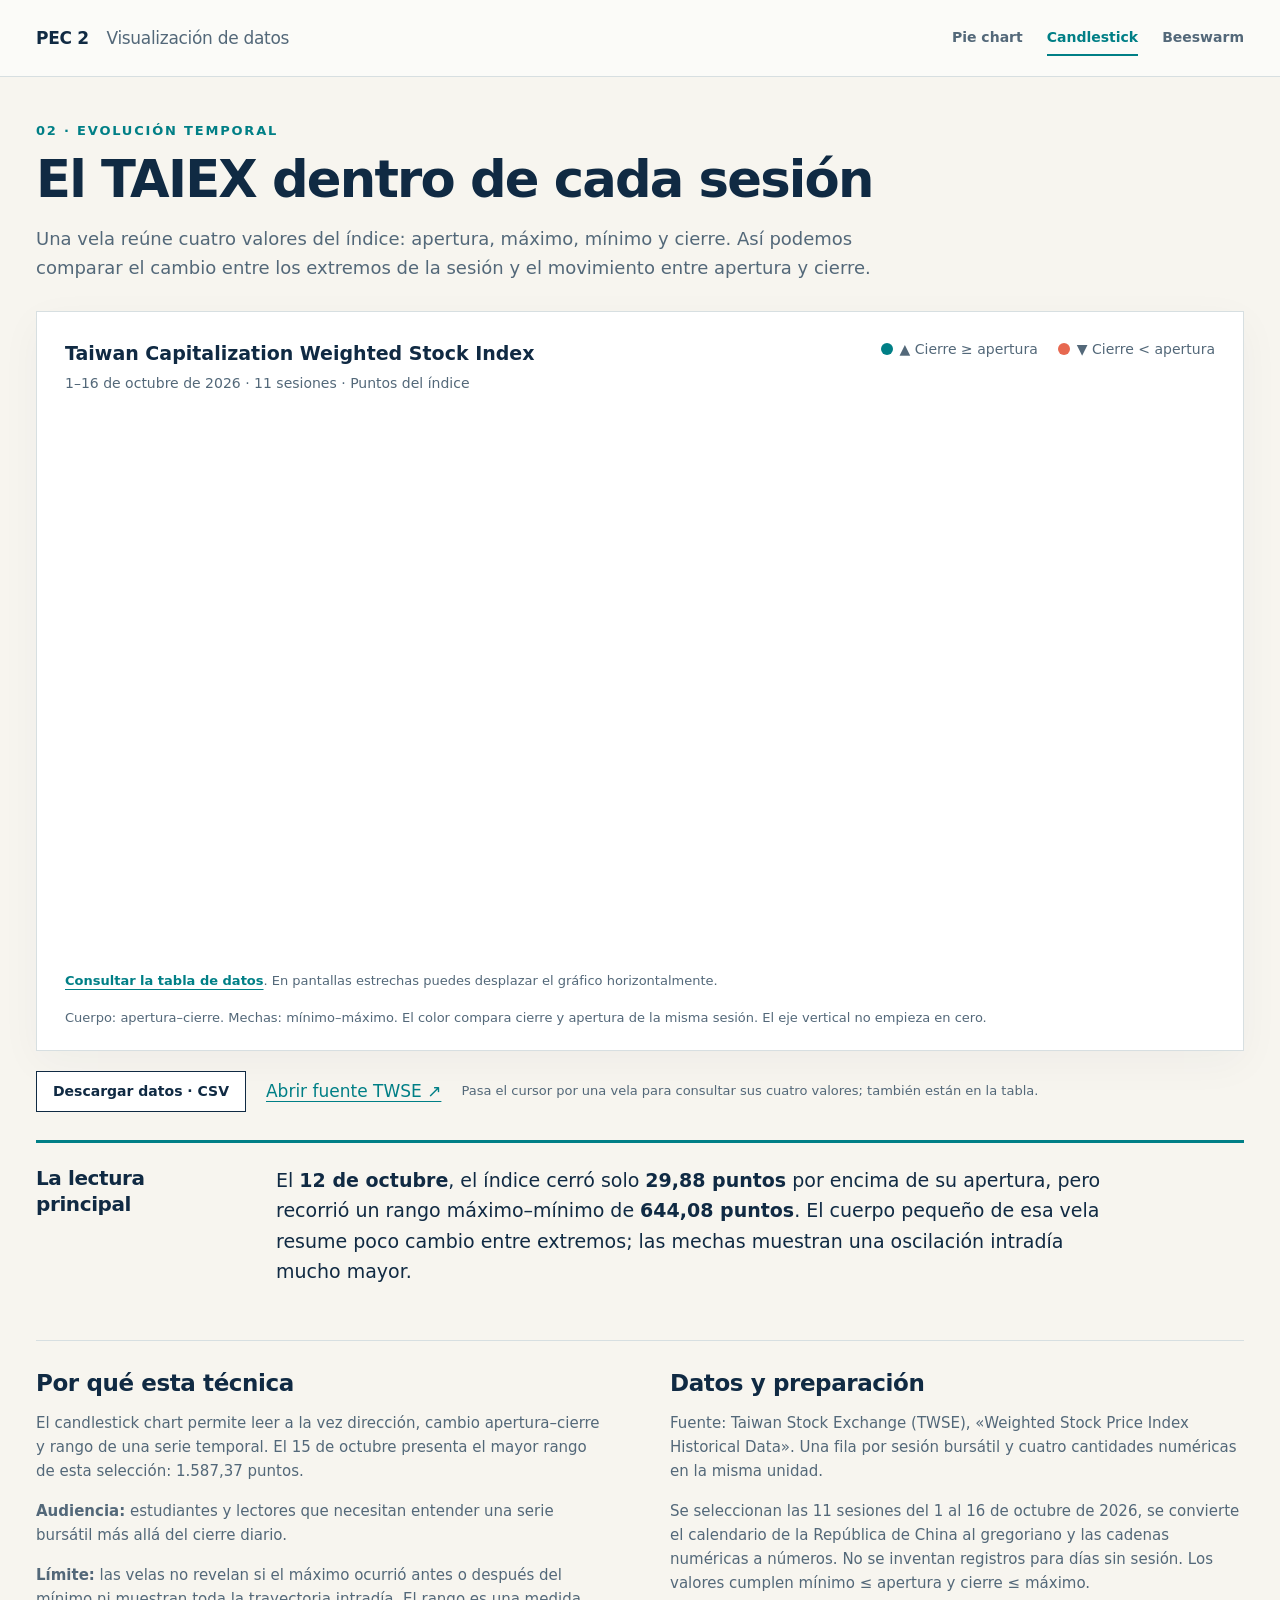
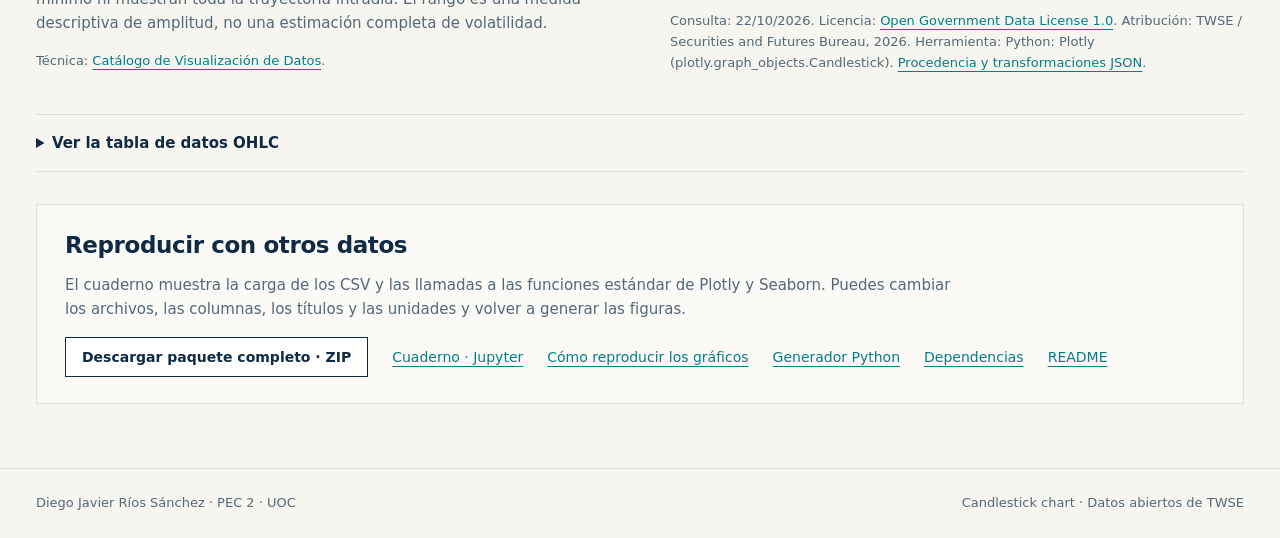
<file: candlestick.html>
<!doctype html><html lang="es"><head><meta charset="utf-8"><meta name="viewport" content="width=device-width, initial-scale=1"><title>Candlestick chart · El TAIEX dentro de cada sesión</title><meta name="description" content="Gráfico de velas OHLC del índice TAIEX, 11 sesiones del 1 al 16 de octubre de 2026. Fuente: Taiwan Stock Exchange."><link rel="stylesheet" href="styles.css"></head><body data-chart="candlestick"><a class="skip" href="#contenido">Saltar al contenido</a><header><div class="topbar"><a class="brand" href="index.html">PEC 2 <span>Visualización de datos</span></a><nav aria-label="Visualizaciones"><a href="pie.html">Pie chart</a><a href="candlestick.html" aria-current="page">Candlestick</a><a href="beeswarm.html">Beeswarm</a></nav></div></header><main id="contenido"><p class="eyebrow">02 · Evolución temporal</p><h1>El TAIEX dentro de cada sesión</h1><p class="intro">Una vela reúne cuatro valores del índice: apertura, máximo, mínimo y cierre. Así podemos comparar el cambio entre los extremos de la sesión y el movimiento entre apertura y cierre.</p><section class="viz" aria-label="Visualización de velas"><div class="viz-heading"><div><p class="viz-title">Taiwan Capitalization Weighted Stock Index</p><p class="unit">1–16 de octubre de 2026 · 11 sesiones · Puntos del índice</p></div><div class="key" aria-label="Leyenda"><span><i style="background:var(--teal)"></i>▲ Cierre ≥ apertura</span><span><i style="background:var(--coral)"></i>▼ Cierre &lt; apertura</span></div></div><div id="chart" class="plotly-container plotly-fluid" role="group" aria-label="Gráfico interactivo candlestick" aria-describedby="acceso-grafico" tabindex="0"><div>                        <script type="text/javascript">window.PlotlyConfig = {MathJaxConfig: 'local'};</script>
        <script charset="utf-8" src="https://cdn.plot.ly/plotly-3.1.0.min.js" integrity="sha256-Ei4740bWZhaUTQuD6q9yQlgVCMPBz6CZWhevDYPv93A=" crossorigin="anonymous"></script>                <div id="pec2-candlestick" class="plotly-graph-div" style="height:550px; width:100%;"></div>            <script type="text/javascript">                window.PLOTLYENV=window.PLOTLYENV || {};                                if (document.getElementById("pec2-candlestick")) {                    Plotly.newPlot(                        "pec2-candlestick",                        [{"close":[48353.49,48475.74,49712.04,49822.55,49806.37,49313.44,49301.96,48341.31,48625.83,46969.87,47111.26],"decreasing":{"fillcolor":"#E76850","line":{"color":"#E76850","width":1.8}},"high":[48353.49,48491.62,49770.66,49968.92,49966.89,49783.06,49412.9,49126.27,49059.12,48382.75,47520.6],"hoverinfo":"text","hovertext":["\u003cb\u003e2026-10-01\u003c\u002fb\u003e\u003cbr\u003eApertura: 47.961,98\u003cbr\u003eM\u00e1ximo: 48.353,49\u003cbr\u003eM\u00ednimo: 47.893,42\u003cbr\u003eCierre: 48.353,49\u003cbr\u003eRango: 460,07\u003cbr\u003eCierre \u2212 apertura: +391,51","\u003cb\u003e2026-10-02\u003c\u002fb\u003e\u003cbr\u003eApertura: 48.390,65\u003cbr\u003eM\u00e1ximo: 48.491,62\u003cbr\u003eM\u00ednimo: 48.205,81\u003cbr\u003eCierre: 48.475,74\u003cbr\u003eRango: 285,81\u003cbr\u003eCierre \u2212 apertura: +85,09","\u003cb\u003e2026-10-05\u003c\u002fb\u003e\u003cbr\u003eApertura: 48.574,95\u003cbr\u003eM\u00e1ximo: 49.770,66\u003cbr\u003eM\u00ednimo: 48.574,95\u003cbr\u003eCierre: 49.712,04\u003cbr\u003eRango: 1.195,71\u003cbr\u003eCierre \u2212 apertura: +1.137,09","\u003cb\u003e2026-10-06\u003c\u002fb\u003e\u003cbr\u003eApertura: 49.736,37\u003cbr\u003eM\u00e1ximo: 49.968,92\u003cbr\u003eM\u00ednimo: 49.479,69\u003cbr\u003eCierre: 49.822,55\u003cbr\u003eRango: 489,23\u003cbr\u003eCierre \u2212 apertura: +86,18","\u003cb\u003e2026-10-07\u003c\u002fb\u003e\u003cbr\u003eApertura: 49.857,32\u003cbr\u003eM\u00e1ximo: 49.966,89\u003cbr\u003eM\u00ednimo: 49.567,52\u003cbr\u003eCierre: 49.806,37\u003cbr\u003eRango: 399,37\u003cbr\u003eCierre \u2212 apertura: -50,95","\u003cb\u003e2026-10-08\u003c\u002fb\u003e\u003cbr\u003eApertura: 49.783,06\u003cbr\u003eM\u00e1ximo: 49.783,06\u003cbr\u003eM\u00ednimo: 49.189,77\u003cbr\u003eCierre: 49.313,44\u003cbr\u003eRango: 593,29\u003cbr\u003eCierre \u2212 apertura: -469,62","\u003cb\u003e2026-10-12\u003c\u002fb\u003e\u003cbr\u003eApertura: 49.272,08\u003cbr\u003eM\u00e1ximo: 49.412,90\u003cbr\u003eM\u00ednimo: 48.768,82\u003cbr\u003eCierre: 49.301,96\u003cbr\u003eRango: 644,08\u003cbr\u003eCierre \u2212 apertura: +29,88","\u003cb\u003e2026-10-13\u003c\u002fb\u003e\u003cbr\u003eApertura: 49.126,27\u003cbr\u003eM\u00e1ximo: 49.126,27\u003cbr\u003eM\u00ednimo: 48.066,36\u003cbr\u003eCierre: 48.341,31\u003cbr\u003eRango: 1.059,91\u003cbr\u003eCierre \u2212 apertura: -784,96","\u003cb\u003e2026-10-14\u003c\u002fb\u003e\u003cbr\u003eApertura: 48.382,64\u003cbr\u003eM\u00e1ximo: 49.059,12\u003cbr\u003eM\u00ednimo: 48.382,64\u003cbr\u003eCierre: 48.625,83\u003cbr\u003eRango: 676,48\u003cbr\u003eCierre \u2212 apertura: +243,19","\u003cb\u003e2026-10-15\u003c\u002fb\u003e\u003cbr\u003eApertura: 48.382,75\u003cbr\u003eM\u00e1ximo: 48.382,75\u003cbr\u003eM\u00ednimo: 46.795,38\u003cbr\u003eCierre: 46.969,87\u003cbr\u003eRango: 1.587,37\u003cbr\u003eCierre \u2212 apertura: -1.412,88","\u003cb\u003e2026-10-16\u003c\u002fb\u003e\u003cbr\u003eApertura: 46.995,03\u003cbr\u003eM\u00e1ximo: 47.520,60\u003cbr\u003eM\u00ednimo: 46.995,03\u003cbr\u003eCierre: 47.111,26\u003cbr\u003eRango: 525,57\u003cbr\u003eCierre \u2212 apertura: +116,23"],"increasing":{"fillcolor":"#007F86","line":{"color":"#007F86","width":1.8}},"low":[47893.42,48205.81,48574.95,49479.69,49567.52,49189.77,48768.82,48066.36,48382.64,46795.38,46995.03],"name":"OHLC","open":[47961.98,48390.65,48574.95,49736.37,49857.32,49783.06,49272.08,49126.27,48382.64,48382.75,46995.03],"whiskerwidth":0.5,"x":["2026-10-01","2026-10-02","2026-10-05","2026-10-06","2026-10-07","2026-10-08","2026-10-12","2026-10-13","2026-10-14","2026-10-15","2026-10-16"],"type":"candlestick"}],                        {"annotations":[{"showarrow":false,"text":"Turquesa: cierre \u2265 apertura \u00b7 Coral: cierre \u003c apertura","x":0.5,"xref":"paper","y":-0.23,"yref":"paper"}],"font":{"color":"#102A43","family":"Arial, sans-serif","size":15},"height":550,"margin":{"b":100,"l":90,"r":40,"t":80},"meta":{"tool":"plotly.graph_objects.Candlestick","session_spacing":"Equidistante; no se inventan sesiones ausentes","color_rule":"Comparaci\u00f3n del cierre con la apertura de esa sesi\u00f3n"},"paper_bgcolor":"#F7F5EF","plot_bgcolor":"#F7F5EF","separators":",.","showlegend":false,"template":{"data":{"barpolar":[{"marker":{"line":{"color":"#E5ECF6","width":0.5},"pattern":{"fillmode":"overlay","size":10,"solidity":0.2}},"type":"barpolar"}],"bar":[{"error_x":{"color":"#2a3f5f"},"error_y":{"color":"#2a3f5f"},"marker":{"line":{"color":"#E5ECF6","width":0.5},"pattern":{"fillmode":"overlay","size":10,"solidity":0.2}},"type":"bar"}],"carpet":[{"aaxis":{"endlinecolor":"#2a3f5f","gridcolor":"white","linecolor":"white","minorgridcolor":"white","startlinecolor":"#2a3f5f"},"baxis":{"endlinecolor":"#2a3f5f","gridcolor":"white","linecolor":"white","minorgridcolor":"white","startlinecolor":"#2a3f5f"},"type":"carpet"}],"choropleth":[{"colorbar":{"outlinewidth":0,"ticks":""},"type":"choropleth"}],"contourcarpet":[{"colorbar":{"outlinewidth":0,"ticks":""},"type":"contourcarpet"}],"contour":[{"colorbar":{"outlinewidth":0,"ticks":""},"colorscale":[[0.0,"#0d0887"],[0.1111111111111111,"#46039f"],[0.2222222222222222,"#7201a8"],[0.3333333333333333,"#9c179e"],[0.4444444444444444,"#bd3786"],[0.5555555555555556,"#d8576b"],[0.6666666666666666,"#ed7953"],[0.7777777777777778,"#fb9f3a"],[0.8888888888888888,"#fdca26"],[1.0,"#f0f921"]],"type":"contour"}],"heatmap":[{"colorbar":{"outlinewidth":0,"ticks":""},"colorscale":[[0.0,"#0d0887"],[0.1111111111111111,"#46039f"],[0.2222222222222222,"#7201a8"],[0.3333333333333333,"#9c179e"],[0.4444444444444444,"#bd3786"],[0.5555555555555556,"#d8576b"],[0.6666666666666666,"#ed7953"],[0.7777777777777778,"#fb9f3a"],[0.8888888888888888,"#fdca26"],[1.0,"#f0f921"]],"type":"heatmap"}],"histogram2dcontour":[{"colorbar":{"outlinewidth":0,"ticks":""},"colorscale":[[0.0,"#0d0887"],[0.1111111111111111,"#46039f"],[0.2222222222222222,"#7201a8"],[0.3333333333333333,"#9c179e"],[0.4444444444444444,"#bd3786"],[0.5555555555555556,"#d8576b"],[0.6666666666666666,"#ed7953"],[0.7777777777777778,"#fb9f3a"],[0.8888888888888888,"#fdca26"],[1.0,"#f0f921"]],"type":"histogram2dcontour"}],"histogram2d":[{"colorbar":{"outlinewidth":0,"ticks":""},"colorscale":[[0.0,"#0d0887"],[0.1111111111111111,"#46039f"],[0.2222222222222222,"#7201a8"],[0.3333333333333333,"#9c179e"],[0.4444444444444444,"#bd3786"],[0.5555555555555556,"#d8576b"],[0.6666666666666666,"#ed7953"],[0.7777777777777778,"#fb9f3a"],[0.8888888888888888,"#fdca26"],[1.0,"#f0f921"]],"type":"histogram2d"}],"histogram":[{"marker":{"pattern":{"fillmode":"overlay","size":10,"solidity":0.2}},"type":"histogram"}],"mesh3d":[{"colorbar":{"outlinewidth":0,"ticks":""},"type":"mesh3d"}],"parcoords":[{"line":{"colorbar":{"outlinewidth":0,"ticks":""}},"type":"parcoords"}],"pie":[{"automargin":true,"type":"pie"}],"scatter3d":[{"line":{"colorbar":{"outlinewidth":0,"ticks":""}},"marker":{"colorbar":{"outlinewidth":0,"ticks":""}},"type":"scatter3d"}],"scattercarpet":[{"marker":{"colorbar":{"outlinewidth":0,"ticks":""}},"type":"scattercarpet"}],"scattergeo":[{"marker":{"colorbar":{"outlinewidth":0,"ticks":""}},"type":"scattergeo"}],"scattergl":[{"marker":{"colorbar":{"outlinewidth":0,"ticks":""}},"type":"scattergl"}],"scattermapbox":[{"marker":{"colorbar":{"outlinewidth":0,"ticks":""}},"type":"scattermapbox"}],"scattermap":[{"marker":{"colorbar":{"outlinewidth":0,"ticks":""}},"type":"scattermap"}],"scatterpolargl":[{"marker":{"colorbar":{"outlinewidth":0,"ticks":""}},"type":"scatterpolargl"}],"scatterpolar":[{"marker":{"colorbar":{"outlinewidth":0,"ticks":""}},"type":"scatterpolar"}],"scatter":[{"fillpattern":{"fillmode":"overlay","size":10,"solidity":0.2},"type":"scatter"}],"scatterternary":[{"marker":{"colorbar":{"outlinewidth":0,"ticks":""}},"type":"scatterternary"}],"surface":[{"colorbar":{"outlinewidth":0,"ticks":""},"colorscale":[[0.0,"#0d0887"],[0.1111111111111111,"#46039f"],[0.2222222222222222,"#7201a8"],[0.3333333333333333,"#9c179e"],[0.4444444444444444,"#bd3786"],[0.5555555555555556,"#d8576b"],[0.6666666666666666,"#ed7953"],[0.7777777777777778,"#fb9f3a"],[0.8888888888888888,"#fdca26"],[1.0,"#f0f921"]],"type":"surface"}],"table":[{"cells":{"fill":{"color":"#EBF0F8"},"line":{"color":"white"}},"header":{"fill":{"color":"#C8D4E3"},"line":{"color":"white"}},"type":"table"}]},"layout":{"annotationdefaults":{"arrowcolor":"#2a3f5f","arrowhead":0,"arrowwidth":1},"autotypenumbers":"strict","coloraxis":{"colorbar":{"outlinewidth":0,"ticks":""}},"colorscale":{"diverging":[[0,"#8e0152"],[0.1,"#c51b7d"],[0.2,"#de77ae"],[0.3,"#f1b6da"],[0.4,"#fde0ef"],[0.5,"#f7f7f7"],[0.6,"#e6f5d0"],[0.7,"#b8e186"],[0.8,"#7fbc41"],[0.9,"#4d9221"],[1,"#276419"]],"sequential":[[0.0,"#0d0887"],[0.1111111111111111,"#46039f"],[0.2222222222222222,"#7201a8"],[0.3333333333333333,"#9c179e"],[0.4444444444444444,"#bd3786"],[0.5555555555555556,"#d8576b"],[0.6666666666666666,"#ed7953"],[0.7777777777777778,"#fb9f3a"],[0.8888888888888888,"#fdca26"],[1.0,"#f0f921"]],"sequentialminus":[[0.0,"#0d0887"],[0.1111111111111111,"#46039f"],[0.2222222222222222,"#7201a8"],[0.3333333333333333,"#9c179e"],[0.4444444444444444,"#bd3786"],[0.5555555555555556,"#d8576b"],[0.6666666666666666,"#ed7953"],[0.7777777777777778,"#fb9f3a"],[0.8888888888888888,"#fdca26"],[1.0,"#f0f921"]]},"colorway":["#636efa","#EF553B","#00cc96","#ab63fa","#FFA15A","#19d3f3","#FF6692","#B6E880","#FF97FF","#FECB52"],"font":{"color":"#2a3f5f"},"geo":{"bgcolor":"white","lakecolor":"white","landcolor":"#E5ECF6","showlakes":true,"showland":true,"subunitcolor":"white"},"hoverlabel":{"align":"left"},"hovermode":"closest","mapbox":{"style":"light"},"paper_bgcolor":"white","plot_bgcolor":"#E5ECF6","polar":{"angularaxis":{"gridcolor":"white","linecolor":"white","ticks":""},"bgcolor":"#E5ECF6","radialaxis":{"gridcolor":"white","linecolor":"white","ticks":""}},"scene":{"xaxis":{"backgroundcolor":"#E5ECF6","gridcolor":"white","gridwidth":2,"linecolor":"white","showbackground":true,"ticks":"","zerolinecolor":"white"},"yaxis":{"backgroundcolor":"#E5ECF6","gridcolor":"white","gridwidth":2,"linecolor":"white","showbackground":true,"ticks":"","zerolinecolor":"white"},"zaxis":{"backgroundcolor":"#E5ECF6","gridcolor":"white","gridwidth":2,"linecolor":"white","showbackground":true,"ticks":"","zerolinecolor":"white"}},"shapedefaults":{"line":{"color":"#2a3f5f"}},"ternary":{"aaxis":{"gridcolor":"white","linecolor":"white","ticks":""},"baxis":{"gridcolor":"white","linecolor":"white","ticks":""},"bgcolor":"#E5ECF6","caxis":{"gridcolor":"white","linecolor":"white","ticks":""}},"title":{"x":0.05},"xaxis":{"automargin":true,"gridcolor":"white","linecolor":"white","ticks":"","title":{"standoff":15},"zerolinecolor":"white","zerolinewidth":2},"yaxis":{"automargin":true,"gridcolor":"white","linecolor":"white","ticks":"","title":{"standoff":15},"zerolinecolor":"white","zerolinewidth":2}}},"title":{"text":"TAIEX \u00b7 11 sesiones del 1 al 16 de octubre de 2026"},"xaxis":{"categoryarray":["2026-10-01","2026-10-02","2026-10-05","2026-10-06","2026-10-07","2026-10-08","2026-10-12","2026-10-13","2026-10-14","2026-10-15","2026-10-16"],"categoryorder":"array","rangeslider":{"visible":false},"showgrid":false,"tickmode":"array","ticktext":["01\u002f10","02\u002f10","05\u002f10","06\u002f10","07\u002f10","08\u002f10","12\u002f10","13\u002f10","14\u002f10","15\u002f10","16\u002f10"],"tickvals":["2026-10-01","2026-10-02","2026-10-05","2026-10-06","2026-10-07","2026-10-08","2026-10-12","2026-10-13","2026-10-14","2026-10-15","2026-10-16"],"title":{"text":"Sesiones, separadas por igual"},"type":"category"},"yaxis":{"gridcolor":"#D9DFDD","title":{"text":"Puntos del \u00edndice"},"zeroline":false},"autosize":true},                        {"displaylogo": false, "responsive": true, "scrollZoom": false, "toImageButtonOptions": {"format": "svg"}}                    )                };            </script>        </div></div><noscript><p>El gráfico interactivo necesita JavaScript. La tabla de datos y las explicaciones siguen disponibles.</p></noscript><p id="acceso-grafico" class="chart-access"><a href="#tabla-datos">Consultar la tabla de datos</a>. En pantallas estrechas puedes desplazar el gráfico horizontalmente.</p><p class="chart-note">Cuerpo: apertura–cierre. Mechas: mínimo–máximo. El color compara cierre y apertura de la misma sesión. El eje vertical no empieza en cero.</p></section><div class="toolbar"><a class="download" href="data/taiex.csv" download>Descargar datos · CSV</a><a href="https://data.gov.tw/en/datasets/11755" target="_blank" rel="noreferrer">Abrir fuente TWSE ↗</a><span class="hint">Pasa el cursor por una vela para consultar sus cuatro valores; también están en la tabla.</span></div><section class="insight"><h2>La lectura principal</h2><p>El <strong>12 de octubre</strong>, el índice cerró solo <strong>29,88 puntos</strong> por encima de su apertura, pero recorrió un rango máximo–mínimo de <strong>644,08 puntos</strong>. El cuerpo pequeño de esa vela resume poco cambio entre extremos; las mechas muestran una oscilación intradía mucho mayor.</p></section><div class="details-grid"><section><h2>Por qué esta técnica</h2><p>El candlestick chart permite leer a la vez dirección, cambio apertura–cierre y rango de una serie temporal. El 15 de octubre presenta el mayor rango de esta selección: 1.587,37 puntos.</p><p><strong>Audiencia:</strong> estudiantes y lectores que necesitan entender una serie bursátil más allá del cierre diario.</p><p><strong>Límite:</strong> las velas no revelan si el máximo ocurrió antes o después del mínimo ni muestran toda la trayectoria intradía. El rango es una medida descriptiva de amplitud, no una estimación completa de volatilidad.</p><p class="meta">Técnica: <a href="https://datavizcatalogue.com/ES/metodos/grafico_de_velas.html" target="_blank" rel="noreferrer">Catálogo de Visualización de Datos</a>.</p></section><section><h2>Datos y preparación</h2><p>Fuente: Taiwan Stock Exchange (TWSE), «Weighted Stock Price Index Historical Data». Una fila por sesión bursátil y cuatro cantidades numéricas en la misma unidad.</p><p>Se seleccionan las 11 sesiones del 1 al 16 de octubre de 2026, se convierte el calendario de la República de China al gregoriano y las cadenas numéricas a números. No se inventan registros para días sin sesión. Los valores cumplen mínimo ≤ apertura y cierre ≤ máximo.</p><p class="meta">Consulta: 22/10/2026. Licencia: <a href="https://data.gov.tw/license" target="_blank" rel="noreferrer">Open Government Data License 1.0</a>. Atribución: TWSE / Securities and Futures Bureau, 2026. Herramienta: Python: Plotly (plotly.graph_objects.Candlestick). <a href="data/taiex_provenance.json" download>Procedencia y transformaciones JSON</a>.</p></section></div><details id="tabla-datos"><summary>Ver la tabla de datos OHLC</summary><div id="data-table" class="table-scroll"><table id="tabla-velas"><caption>TAIEX, 11 sesiones del 1 al 16 de octubre de 2026. Todas las cantidades se expresan en puntos del índice.</caption><thead><tr><th scope="col">Sesión</th><th scope="col">Apertura</th><th scope="col">Máximo</th><th scope="col">Mínimo</th><th scope="col">Cierre</th></tr></thead><tbody><tr><th scope="row">01/10/2026</th><td>47.961,98</td><td>48.353,49</td><td>47.893,42</td><td>48.353,49</td></tr><tr><th scope="row">02/10/2026</th><td>48.390,65</td><td>48.491,62</td><td>48.205,81</td><td>48.475,74</td></tr><tr><th scope="row">05/10/2026</th><td>48.574,95</td><td>49.770,66</td><td>48.574,95</td><td>49.712,04</td></tr><tr><th scope="row">06/10/2026</th><td>49.736,37</td><td>49.968,92</td><td>49.479,69</td><td>49.822,55</td></tr><tr><th scope="row">07/10/2026</th><td>49.857,32</td><td>49.966,89</td><td>49.567,52</td><td>49.806,37</td></tr><tr><th scope="row">08/10/2026</th><td>49.783,06</td><td>49.783,06</td><td>49.189,77</td><td>49.313,44</td></tr><tr><th scope="row">12/10/2026</th><td>49.272,08</td><td>49.412,90</td><td>48.768,82</td><td>49.301,96</td></tr><tr><th scope="row">13/10/2026</th><td>49.126,27</td><td>49.126,27</td><td>48.066,36</td><td>48.341,31</td></tr><tr><th scope="row">14/10/2026</th><td>48.382,64</td><td>49.059,12</td><td>48.382,64</td><td>48.625,83</td></tr><tr><th scope="row">15/10/2026</th><td>48.382,75</td><td>48.382,75</td><td>46.795,38</td><td>46.969,87</td></tr><tr><th scope="row">16/10/2026</th><td>46.995,03</td><td>47.520,60</td><td>46.995,03</td><td>47.111,26</td></tr></tbody></table></div></details><section class="repro-panel" aria-labelledby="reproducir"><h2 id="reproducir">Reproducir con otros datos</h2>
<p>El cuaderno muestra la carga de los CSV y las llamadas a las funciones estándar de Plotly y Seaborn.
Puedes cambiar los archivos, las columnas, los títulos y las unidades y volver a generar las figuras.</p>
<div class="repro-links"><a class="download" href="PEC2_paquete_reproducible.zip" download>Descargar paquete completo · ZIP</a>
<a href="PEC2_visualizaciones.ipynb" download>Cuaderno · Jupyter</a>
<a href="como_reproducir.html">Cómo reproducir los gráficos</a><a href="generar.py" download>Generador Python</a>
<a href="requirements.txt" download>Dependencias</a><a href="README.md">README</a></div></section></main><footer><span>Diego Javier Ríos Sánchez · PEC 2 · UOC</span><span>Candlestick chart · Datos abiertos de TWSE</span></footer></body></html>
</file>
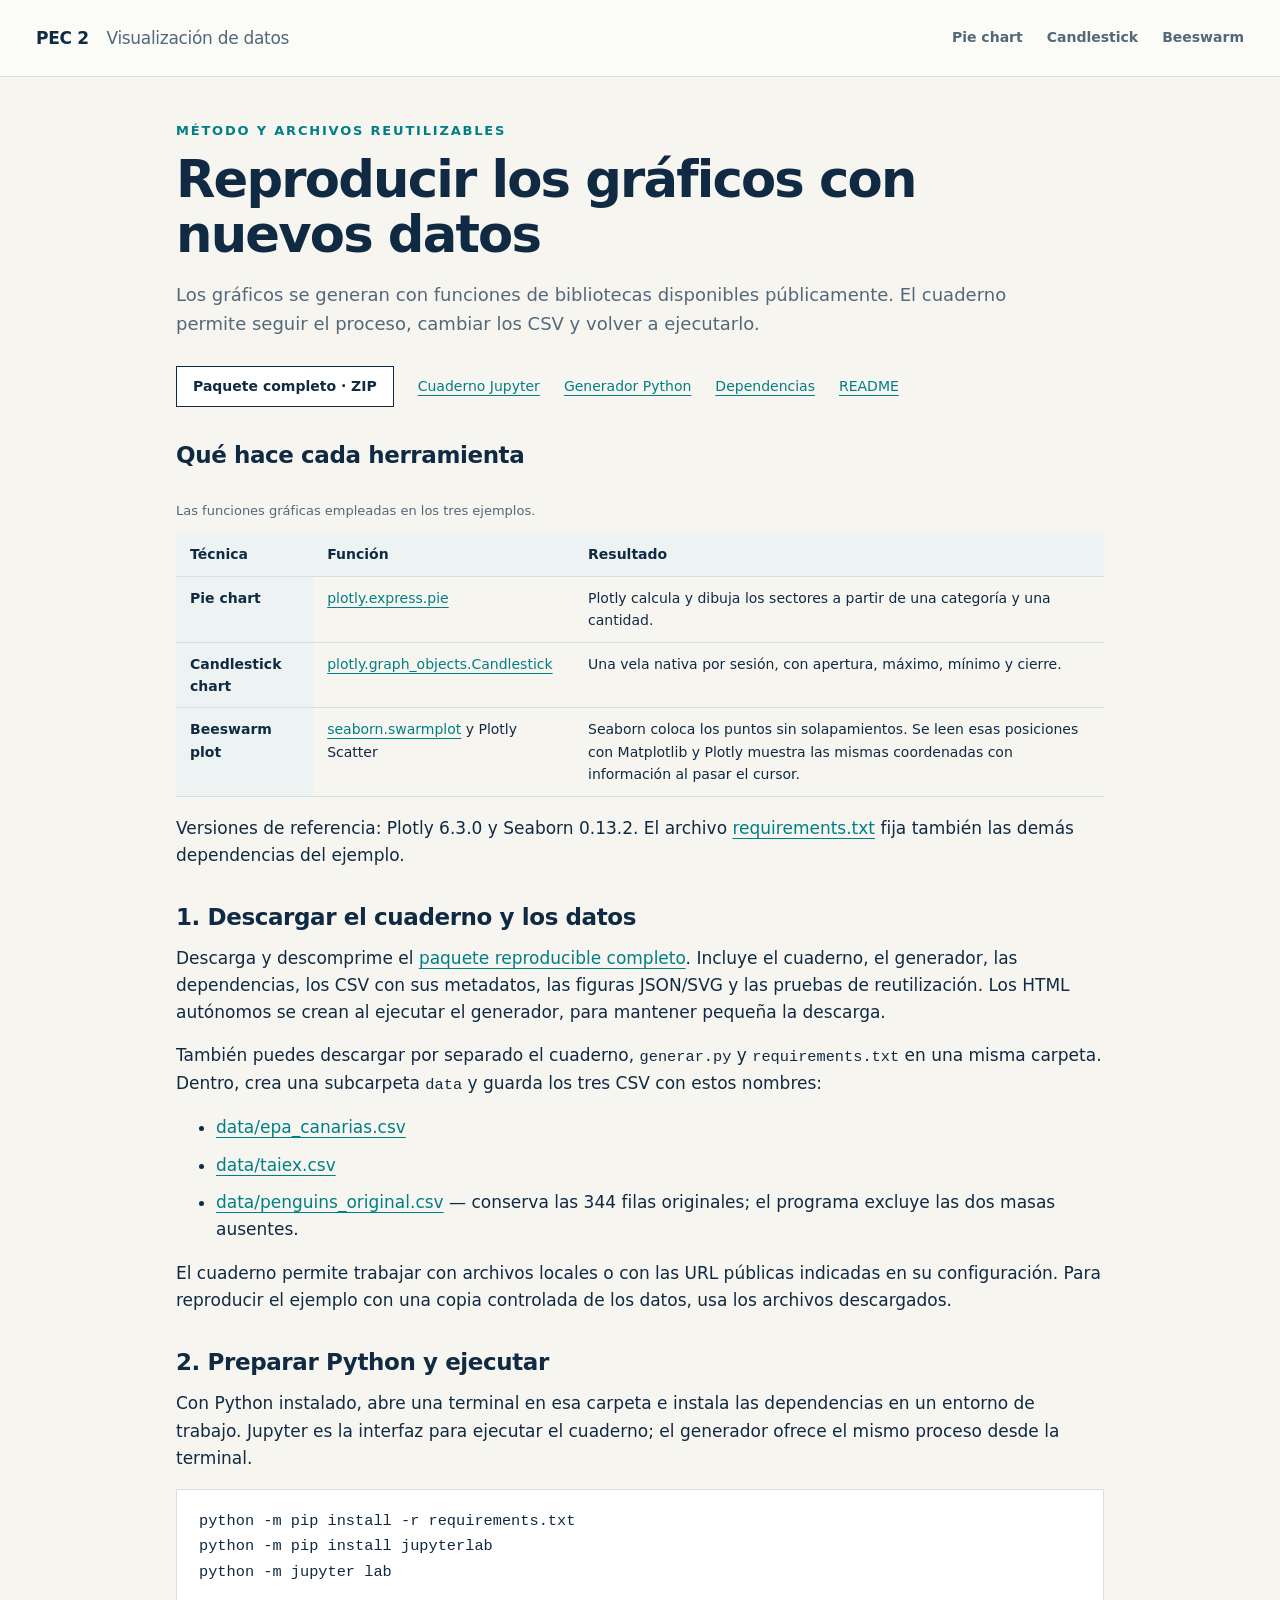
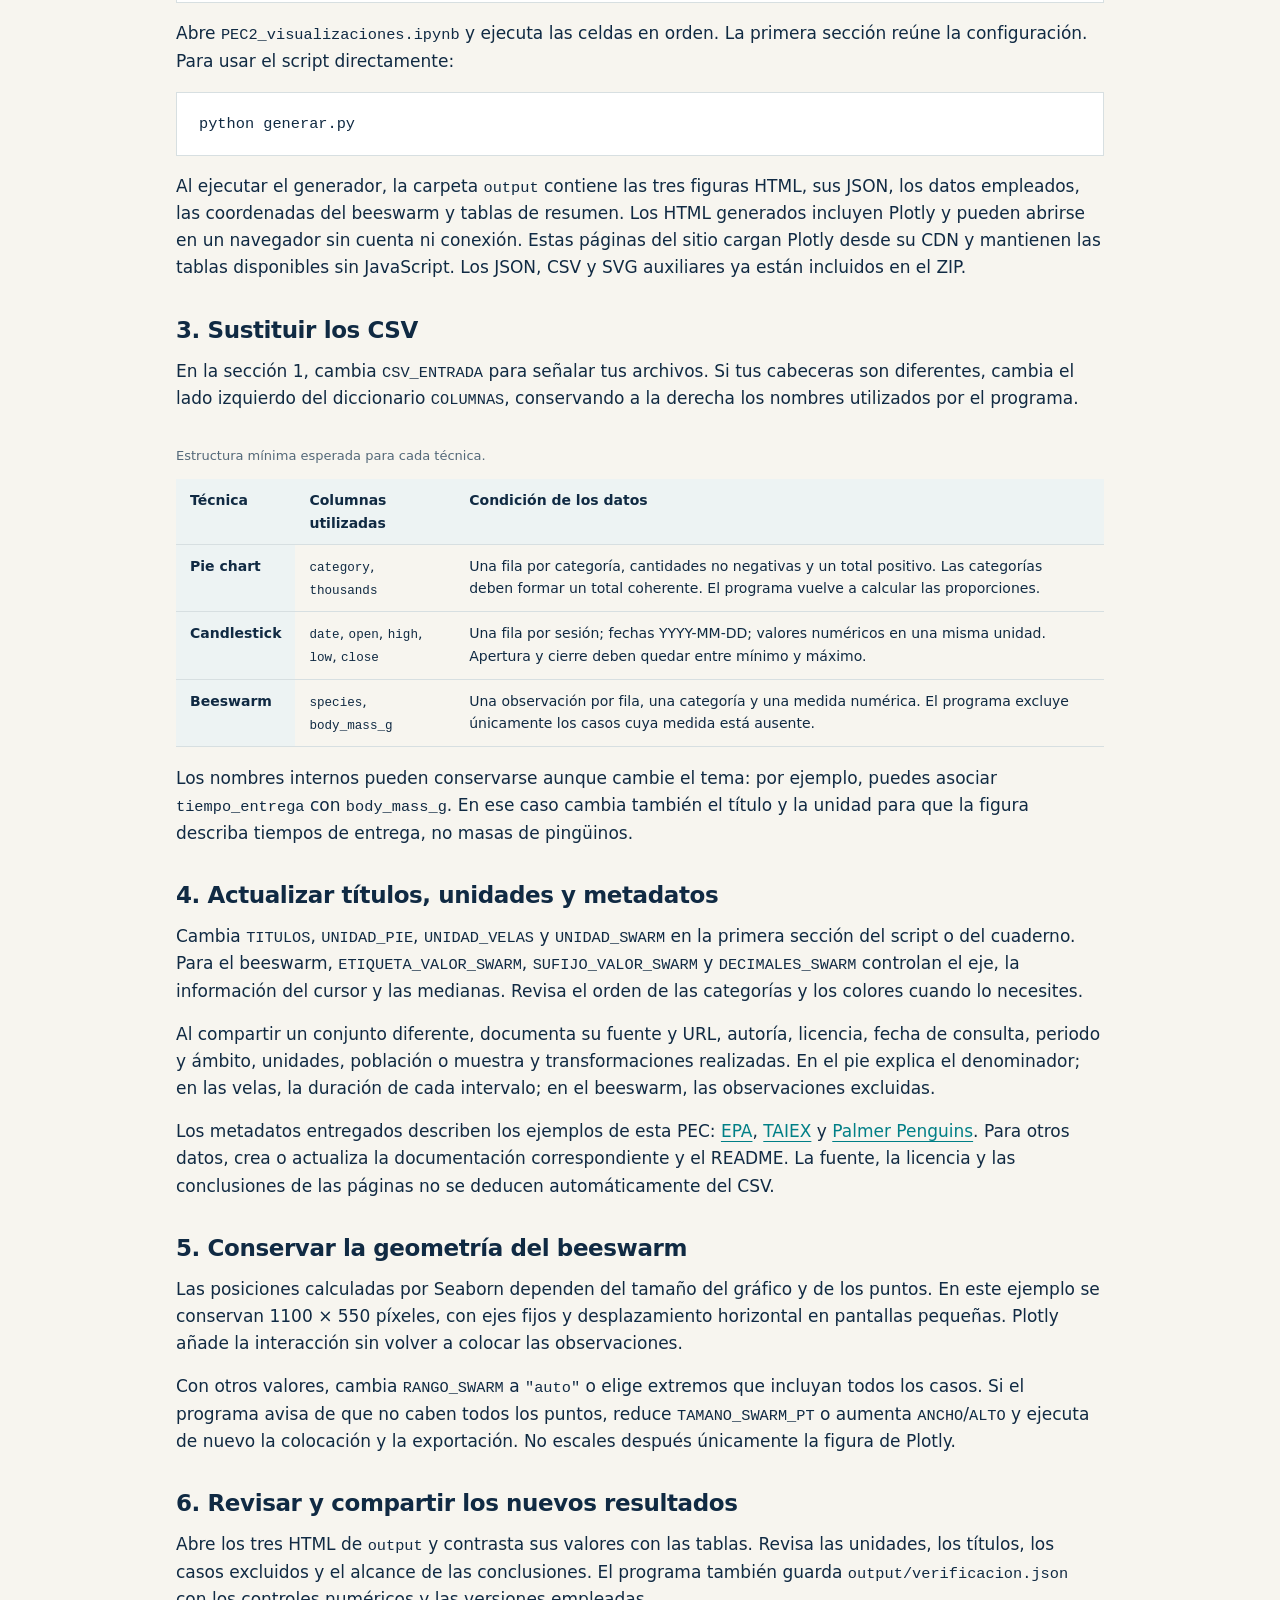
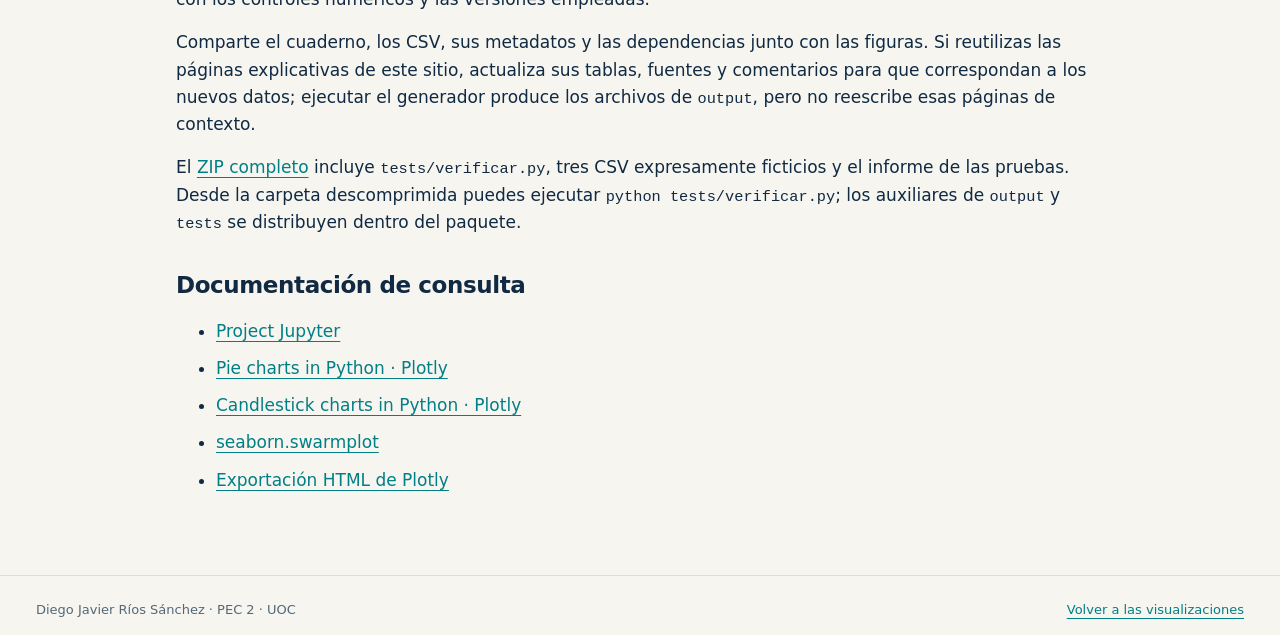
<file: como_reproducir.html>
<!doctype html><html lang="es"><head><meta charset="utf-8"><meta name="viewport" content="width=device-width, initial-scale=1">
<title>Cómo reproducir los gráficos · PEC 2</title><meta name="description" content="Guía para generar pie chart, candlestick y beeswarm con Python, Jupyter, Plotly y Seaborn, usando nuevos archivos CSV."><link rel="stylesheet" href="styles.css"></head>
<body><a class="skip" href="#contenido">Saltar al contenido</a><header><div class="topbar"><a class="brand" href="index.html">PEC 2 <span>Visualización de datos</span></a><nav aria-label="Visualizaciones"><a href="pie.html">Pie chart</a><a href="candlestick.html">Candlestick</a><a href="beeswarm.html">Beeswarm</a></nav></div></header>
<main id="contenido" class="method-body"><p class="eyebrow">Método y archivos reutilizables</p><h1>Reproducir los gráficos con nuevos datos</h1>
<p class="intro">Los gráficos se generan con funciones de bibliotecas disponibles públicamente. El cuaderno permite seguir el proceso, cambiar los CSV y volver a ejecutarlo.</p>
<div class="repro-links"><a class="download" href="PEC2_paquete_reproducible.zip" download>Paquete completo · ZIP</a><a href="PEC2_visualizaciones.ipynb" download>Cuaderno Jupyter</a><a href="generar.py" download>Generador Python</a><a href="requirements.txt" download>Dependencias</a><a href="README.md">README</a></div>
<h2>Qué hace cada herramienta</h2><div class="table-scroll"><table><caption>Las funciones gráficas empleadas en los tres ejemplos.</caption><thead><tr><th scope="col">Técnica</th><th scope="col">Función</th><th scope="col">Resultado</th></tr></thead><tbody>
<tr><th scope="row">Pie chart</th><td><a href="https://plotly.com/python/pie-charts/">plotly.express.pie</a></td><td>Plotly calcula y dibuja los sectores a partir de una categoría y una cantidad.</td></tr>
<tr><th scope="row">Candlestick chart</th><td><a href="https://plotly.com/python/candlestick-charts/">plotly.graph_objects.Candlestick</a></td><td>Una vela nativa por sesión, con apertura, máximo, mínimo y cierre.</td></tr>
<tr><th scope="row">Beeswarm plot</th><td><a href="https://seaborn.pydata.org/generated/seaborn.swarmplot.html">seaborn.swarmplot</a> y Plotly Scatter</td><td>Seaborn coloca los puntos sin solapamientos. Se leen esas posiciones con Matplotlib y Plotly muestra las mismas coordenadas con información al pasar el cursor.</td></tr>
</tbody></table></div>
<p>Versiones de referencia: Plotly 6.3.0 y Seaborn 0.13.2. El archivo <a href="requirements.txt">requirements.txt</a> fija también las demás dependencias del ejemplo.</p>
<h2>1. Descargar el cuaderno y los datos</h2>
<p>Descarga y descomprime el <a href="PEC2_paquete_reproducible.zip" download>paquete reproducible completo</a>. Incluye el cuaderno, el generador, las dependencias, los CSV con sus metadatos, las figuras JSON/SVG y las pruebas de reutilización. Los HTML autónomos se crean al ejecutar el generador, para mantener pequeña la descarga.</p>
<p>También puedes descargar por separado el cuaderno, <code>generar.py</code> y <code>requirements.txt</code> en una misma carpeta. Dentro, crea una subcarpeta <code>data</code> y guarda los tres CSV con estos nombres:</p>
<ul><li><a href="data/epa_canarias.csv" download>data/epa_canarias.csv</a></li><li><a href="data/taiex.csv" download>data/taiex.csv</a></li><li><a href="data/penguins_original.csv" download>data/penguins_original.csv</a> — conserva las 344 filas originales; el programa excluye las dos masas ausentes.</li></ul>
<p>El cuaderno permite trabajar con archivos locales o con las URL públicas indicadas en su configuración. Para reproducir el ejemplo con una copia controlada de los datos, usa los archivos descargados.</p>
<h2>2. Preparar Python y ejecutar</h2>
<p>Con Python instalado, abre una terminal en esa carpeta e instala las dependencias en un entorno de trabajo. Jupyter es la interfaz para ejecutar el cuaderno; el generador ofrece el mismo proceso desde la terminal.</p>
<pre><code>python -m pip install -r requirements.txt
python -m pip install jupyterlab
python -m jupyter lab</code></pre>
<p>Abre <code>PEC2_visualizaciones.ipynb</code> y ejecuta las celdas en orden. La primera sección reúne la configuración. Para usar el script directamente:</p>
<pre><code>python generar.py</code></pre>
<p>Al ejecutar el generador, la carpeta <code>output</code> contiene las tres figuras HTML, sus JSON, los datos empleados, las coordenadas del beeswarm y tablas de resumen. Los HTML generados incluyen Plotly y pueden abrirse en un navegador sin cuenta ni conexión. Estas páginas del sitio cargan Plotly desde su CDN y mantienen las tablas disponibles sin JavaScript. Los JSON, CSV y SVG auxiliares ya están incluidos en el ZIP.</p>
<h2>3. Sustituir los CSV</h2>
<p>En la sección 1, cambia <code>CSV_ENTRADA</code> para señalar tus archivos. Si tus cabeceras son diferentes, cambia el lado izquierdo del diccionario <code>COLUMNAS</code>, conservando a la derecha los nombres utilizados por el programa.</p>
<div class="table-scroll"><table><caption>Estructura mínima esperada para cada técnica.</caption><thead><tr><th scope="col">Técnica</th><th scope="col">Columnas utilizadas</th><th scope="col">Condición de los datos</th></tr></thead><tbody>
<tr><th scope="row">Pie chart</th><td><code>category</code>, <code>thousands</code></td><td>Una fila por categoría, cantidades no negativas y un total positivo. Las categorías deben formar un total coherente. El programa vuelve a calcular las proporciones.</td></tr>
<tr><th scope="row">Candlestick</th><td><code>date</code>, <code>open</code>, <code>high</code>, <code>low</code>, <code>close</code></td><td>Una fila por sesión; fechas YYYY-MM-DD; valores numéricos en una misma unidad. Apertura y cierre deben quedar entre mínimo y máximo.</td></tr>
<tr><th scope="row">Beeswarm</th><td><code>species</code>, <code>body_mass_g</code></td><td>Una observación por fila, una categoría y una medida numérica. El programa excluye únicamente los casos cuya medida está ausente.</td></tr>
</tbody></table></div>
<p>Los nombres internos pueden conservarse aunque cambie el tema: por ejemplo, puedes asociar <code>tiempo_entrega</code> con <code>body_mass_g</code>. En ese caso cambia también el título y la unidad para que la figura describa tiempos de entrega, no masas de pingüinos.</p>
<h2>4. Actualizar títulos, unidades y metadatos</h2>
<p>Cambia <code>TITULOS</code>, <code>UNIDAD_PIE</code>, <code>UNIDAD_VELAS</code> y <code>UNIDAD_SWARM</code> en la primera sección del script o del cuaderno. Para el beeswarm, <code>ETIQUETA_VALOR_SWARM</code>, <code>SUFIJO_VALOR_SWARM</code> y <code>DECIMALES_SWARM</code> controlan el eje, la información del cursor y las medianas. Revisa el orden de las categorías y los colores cuando lo necesites.</p>
<p>Al compartir un conjunto diferente, documenta su fuente y URL, autoría, licencia, fecha de consulta, periodo y ámbito, unidades, población o muestra y transformaciones realizadas. En el pie explica el denominador; en las velas, la duración de cada intervalo; en el beeswarm, las observaciones excluidas.</p>
<p>Los metadatos entregados describen los ejemplos de esta PEC: <a href="data/epa_canarias.json">EPA</a>, <a href="data/taiex_provenance.json">TAIEX</a> y <a href="data/penguins.json">Palmer Penguins</a>. Para otros datos, crea o actualiza la documentación correspondiente y el README. La fuente, la licencia y las conclusiones de las páginas no se deducen automáticamente del CSV.</p>
<h2>5. Conservar la geometría del beeswarm</h2>
<p>Las posiciones calculadas por Seaborn dependen del tamaño del gráfico y de los puntos. En este ejemplo se conservan 1100 × 550 píxeles, con ejes fijos y desplazamiento horizontal en pantallas pequeñas. Plotly añade la interacción sin volver a colocar las observaciones.</p>
<p>Con otros valores, cambia <code>RANGO_SWARM</code> a <code>"auto"</code> o elige extremos que incluyan todos los casos. Si el programa avisa de que no caben todos los puntos, reduce <code>TAMANO_SWARM_PT</code> o aumenta <code>ANCHO</code>/<code>ALTO</code> y ejecuta de nuevo la colocación y la exportación. No escales después únicamente la figura de Plotly.</p>
<h2>6. Revisar y compartir los nuevos resultados</h2>
<p>Abre los tres HTML de <code>output</code> y contrasta sus valores con las tablas. Revisa las unidades, los títulos, los casos excluidos y el alcance de las conclusiones. El programa también guarda <code>output/verificacion.json</code> con los controles numéricos y las versiones empleadas.</p>
<p>Comparte el cuaderno, los CSV, sus metadatos y las dependencias junto con las figuras. Si reutilizas las páginas explicativas de este sitio, actualiza sus tablas, fuentes y comentarios para que correspondan a los nuevos datos; ejecutar el generador produce los archivos de <code>output</code>, pero no reescribe esas páginas de contexto.</p>
<p>El <a href="PEC2_paquete_reproducible.zip" download>ZIP completo</a> incluye <code>tests/verificar.py</code>, tres CSV expresamente ficticios y el informe de las pruebas. Desde la carpeta descomprimida puedes ejecutar <code>python tests/verificar.py</code>; los auxiliares de <code>output</code> y <code>tests</code> se distribuyen dentro del paquete.</p>
<h2>Documentación de consulta</h2><ul><li><a href="https://jupyter.org/">Project Jupyter</a></li><li><a href="https://plotly.com/python/pie-charts/">Pie charts in Python · Plotly</a></li><li><a href="https://plotly.com/python/candlestick-charts/">Candlestick charts in Python · Plotly</a></li><li><a href="https://seaborn.pydata.org/generated/seaborn.swarmplot.html">seaborn.swarmplot</a></li><li><a href="https://plotly.com/python/interactive-html-export/">Exportación HTML de Plotly</a></li></ul>
</main><footer><span>Diego Javier Ríos Sánchez · PEC 2 · UOC</span><span><a href="index.html">Volver a las visualizaciones</a></span></footer></body></html>
</file>
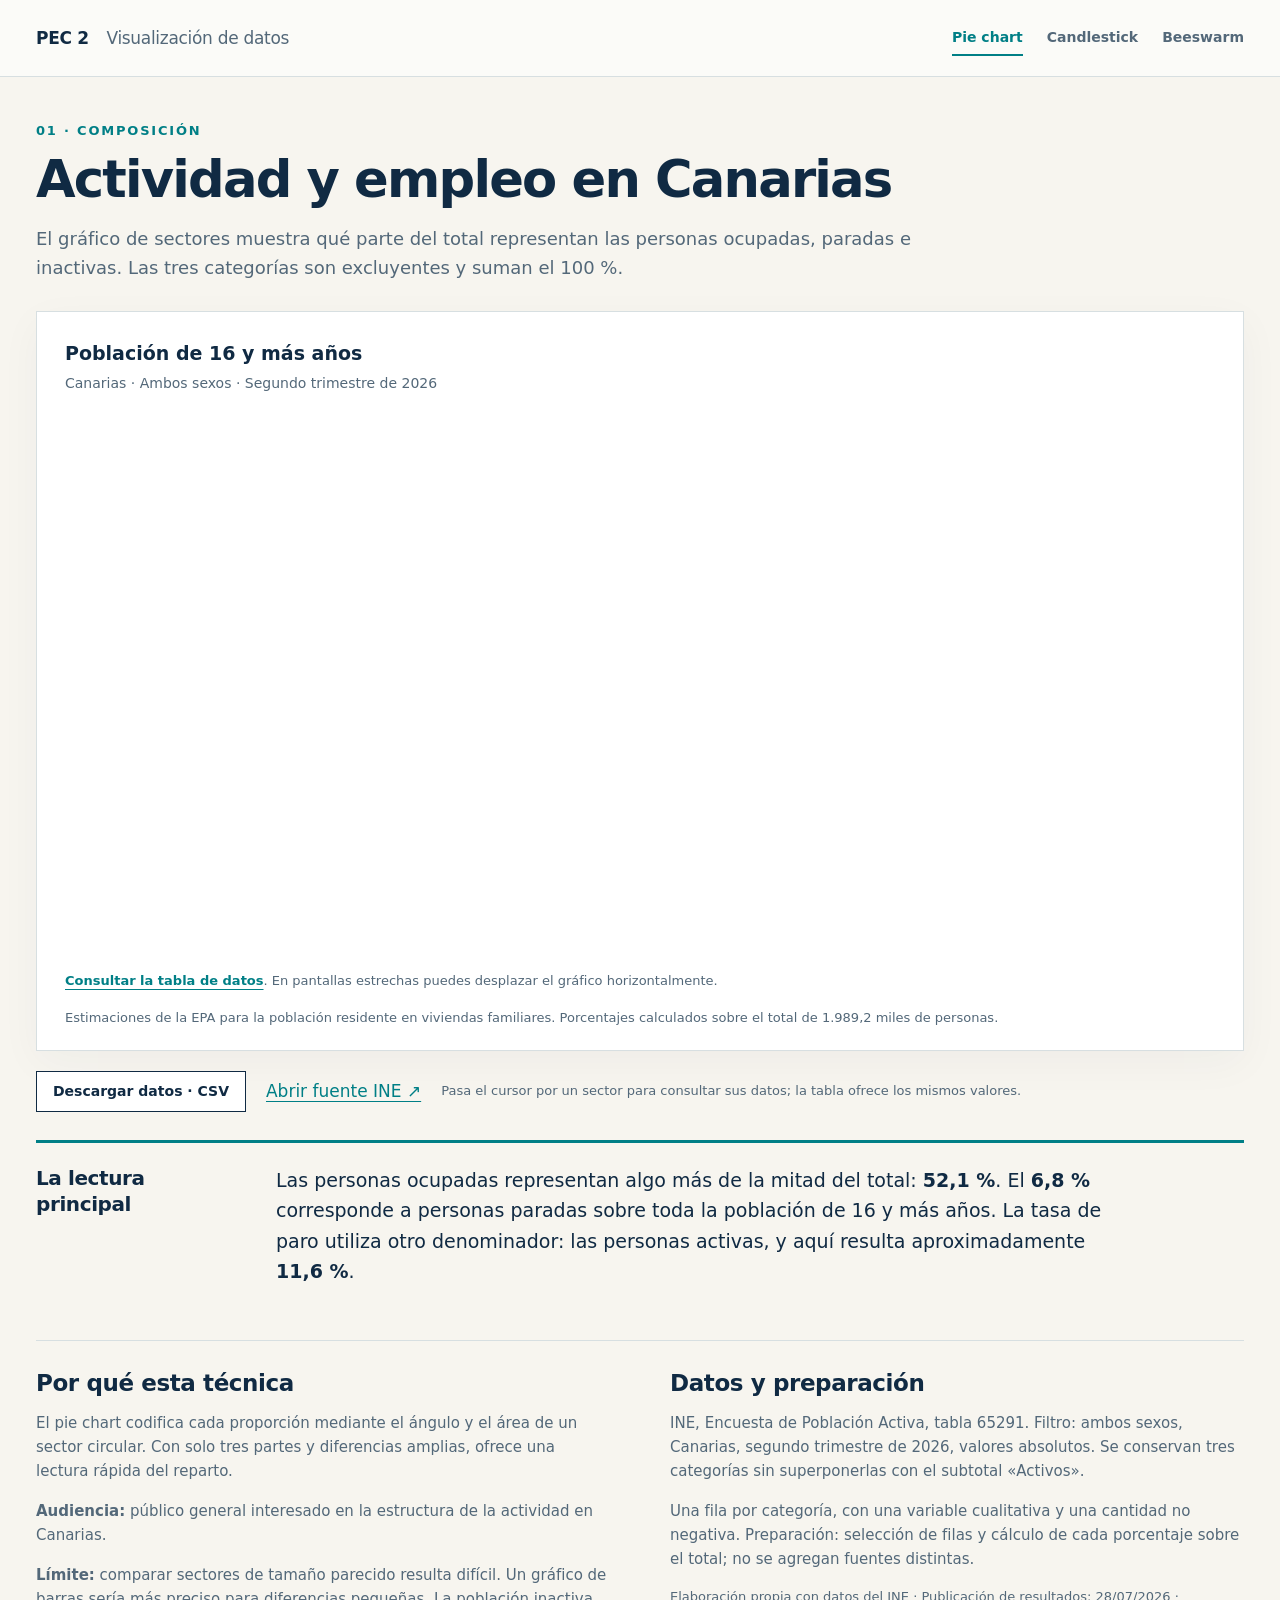
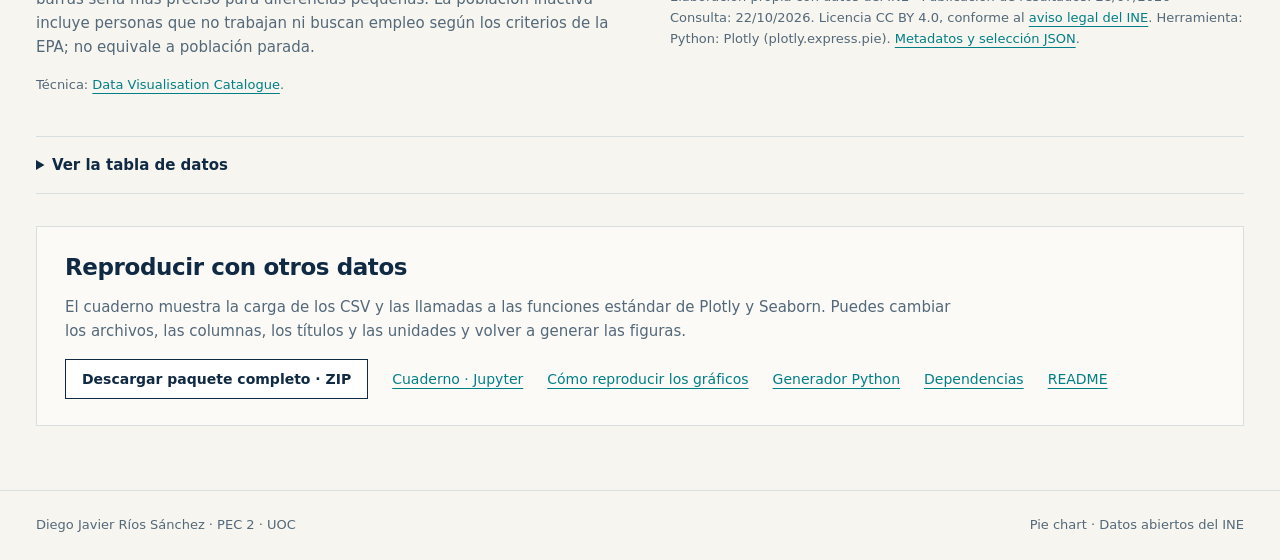
<file: pie.html>
<!doctype html><html lang="es"><head><meta charset="utf-8"><meta name="viewport" content="width=device-width, initial-scale=1"><title>Pie chart · Actividad y empleo en Canarias</title><meta name="description" content="Pie chart de la población de 16 y más años de Canarias según actividad: EPA, segundo trimestre de 2026."><link rel="stylesheet" href="styles.css"></head><body data-chart="pie"><a class="skip" href="#contenido">Saltar al contenido</a><header><div class="topbar"><a class="brand" href="index.html">PEC 2 <span>Visualización de datos</span></a><nav aria-label="Visualizaciones"><a href="pie.html" aria-current="page">Pie chart</a><a href="candlestick.html">Candlestick</a><a href="beeswarm.html">Beeswarm</a></nav></div></header><main id="contenido"><p class="eyebrow">01 · Composición</p><h1>Actividad y empleo en Canarias</h1><p class="intro">El gráfico de sectores muestra qué parte del total representan las personas ocupadas, paradas e inactivas. Las tres categorías son excluyentes y suman el 100 %.</p><section class="viz" aria-label="Visualización de sectores"><div class="viz-heading"><div><p class="viz-title">Población de 16 y más años</p><p class="unit">Canarias · Ambos sexos · Segundo trimestre de 2026</p></div></div><div id="chart" class="plotly-container plotly-fluid" role="group" aria-label="Gráfico interactivo pie" aria-describedby="acceso-grafico" tabindex="0"><div>                        <script type="text/javascript">window.PlotlyConfig = {MathJaxConfig: 'local'};</script>
        <script charset="utf-8" src="https://cdn.plot.ly/plotly-3.1.0.min.js" integrity="sha256-Ei4740bWZhaUTQuD6q9yQlgVCMPBz6CZWhevDYPv93A=" crossorigin="anonymous"></script>                <div id="pec2-pie" class="plotly-graph-div" style="height:550px; width:100%;"></div>            <script type="text/javascript">                window.PLOTLYENV=window.PLOTLYENV || {};                                if (document.getElementById("pec2-pie")) {                    Plotly.newPlot(                        "pec2-pie",                        [{"customdata":[["Ocupados"],["Parados"],["Inactivos"]],"direction":"clockwise","domain":{"x":[0.0,1.0],"y":[0.0,1.0]},"hole":0,"hovertemplate":"\u003cb\u003e%{label}\u003c\u002fb\u003e\u003cbr\u003e%{value:,.1f} miles de personas de 16 o m\u00e1s a\u00f1os\u003cbr\u003e%{percent:.2%} del total\u003cextra\u003e\u003c\u002fextra\u003e","insidetextfont":{"color":"white"},"labels":["Ocupados","Parados","Inactivos"],"legendgroup":"","marker":{"colors":["#007F86","#E76850","#4F6ACB"],"line":{"color":"#F7F5EF","width":2}},"name":"","outsidetextfont":{"color":"#102A43"},"rotation":0,"showlegend":true,"sort":false,"textfont":{"size":18},"textposition":["inside","outside","inside"],"texttemplate":"%{label}\u003cbr\u003e%{percent:.1%}","values":[1035.5,135.9,817.8],"type":"pie"}],                        {"annotations":[{"showarrow":false,"text":"Total: 1.989,2 miles de personas de 16 o m\u00e1s a\u00f1os","x":0.5,"xref":"paper","y":-0.04,"yref":"paper"}],"font":{"color":"#102A43","family":"Arial, sans-serif","size":15},"height":550,"legend":{"itemclick":false,"itemdoubleclick":false,"orientation":"h","tracegroupgap":0,"x":0.5,"xanchor":"center","y":-0.08},"margin":{"b":80,"l":50,"r":50,"t":85},"meta":{"tool":"plotly.express.pie","denominator":"Suma de todas las categor\u00edas","note":"La leyenda no oculta sectores: el denominador permanece estable."},"paper_bgcolor":"#F7F5EF","piecolorway":["#007F86","#E76850","#4F6ACB"],"plot_bgcolor":"#F7F5EF","separators":",.","template":{"data":{"barpolar":[{"marker":{"line":{"color":"#E5ECF6","width":0.5},"pattern":{"fillmode":"overlay","size":10,"solidity":0.2}},"type":"barpolar"}],"bar":[{"error_x":{"color":"#2a3f5f"},"error_y":{"color":"#2a3f5f"},"marker":{"line":{"color":"#E5ECF6","width":0.5},"pattern":{"fillmode":"overlay","size":10,"solidity":0.2}},"type":"bar"}],"carpet":[{"aaxis":{"endlinecolor":"#2a3f5f","gridcolor":"white","linecolor":"white","minorgridcolor":"white","startlinecolor":"#2a3f5f"},"baxis":{"endlinecolor":"#2a3f5f","gridcolor":"white","linecolor":"white","minorgridcolor":"white","startlinecolor":"#2a3f5f"},"type":"carpet"}],"choropleth":[{"colorbar":{"outlinewidth":0,"ticks":""},"type":"choropleth"}],"contourcarpet":[{"colorbar":{"outlinewidth":0,"ticks":""},"type":"contourcarpet"}],"contour":[{"colorbar":{"outlinewidth":0,"ticks":""},"colorscale":[[0.0,"#0d0887"],[0.1111111111111111,"#46039f"],[0.2222222222222222,"#7201a8"],[0.3333333333333333,"#9c179e"],[0.4444444444444444,"#bd3786"],[0.5555555555555556,"#d8576b"],[0.6666666666666666,"#ed7953"],[0.7777777777777778,"#fb9f3a"],[0.8888888888888888,"#fdca26"],[1.0,"#f0f921"]],"type":"contour"}],"heatmap":[{"colorbar":{"outlinewidth":0,"ticks":""},"colorscale":[[0.0,"#0d0887"],[0.1111111111111111,"#46039f"],[0.2222222222222222,"#7201a8"],[0.3333333333333333,"#9c179e"],[0.4444444444444444,"#bd3786"],[0.5555555555555556,"#d8576b"],[0.6666666666666666,"#ed7953"],[0.7777777777777778,"#fb9f3a"],[0.8888888888888888,"#fdca26"],[1.0,"#f0f921"]],"type":"heatmap"}],"histogram2dcontour":[{"colorbar":{"outlinewidth":0,"ticks":""},"colorscale":[[0.0,"#0d0887"],[0.1111111111111111,"#46039f"],[0.2222222222222222,"#7201a8"],[0.3333333333333333,"#9c179e"],[0.4444444444444444,"#bd3786"],[0.5555555555555556,"#d8576b"],[0.6666666666666666,"#ed7953"],[0.7777777777777778,"#fb9f3a"],[0.8888888888888888,"#fdca26"],[1.0,"#f0f921"]],"type":"histogram2dcontour"}],"histogram2d":[{"colorbar":{"outlinewidth":0,"ticks":""},"colorscale":[[0.0,"#0d0887"],[0.1111111111111111,"#46039f"],[0.2222222222222222,"#7201a8"],[0.3333333333333333,"#9c179e"],[0.4444444444444444,"#bd3786"],[0.5555555555555556,"#d8576b"],[0.6666666666666666,"#ed7953"],[0.7777777777777778,"#fb9f3a"],[0.8888888888888888,"#fdca26"],[1.0,"#f0f921"]],"type":"histogram2d"}],"histogram":[{"marker":{"pattern":{"fillmode":"overlay","size":10,"solidity":0.2}},"type":"histogram"}],"mesh3d":[{"colorbar":{"outlinewidth":0,"ticks":""},"type":"mesh3d"}],"parcoords":[{"line":{"colorbar":{"outlinewidth":0,"ticks":""}},"type":"parcoords"}],"pie":[{"automargin":true,"type":"pie"}],"scatter3d":[{"line":{"colorbar":{"outlinewidth":0,"ticks":""}},"marker":{"colorbar":{"outlinewidth":0,"ticks":""}},"type":"scatter3d"}],"scattercarpet":[{"marker":{"colorbar":{"outlinewidth":0,"ticks":""}},"type":"scattercarpet"}],"scattergeo":[{"marker":{"colorbar":{"outlinewidth":0,"ticks":""}},"type":"scattergeo"}],"scattergl":[{"marker":{"colorbar":{"outlinewidth":0,"ticks":""}},"type":"scattergl"}],"scattermapbox":[{"marker":{"colorbar":{"outlinewidth":0,"ticks":""}},"type":"scattermapbox"}],"scattermap":[{"marker":{"colorbar":{"outlinewidth":0,"ticks":""}},"type":"scattermap"}],"scatterpolargl":[{"marker":{"colorbar":{"outlinewidth":0,"ticks":""}},"type":"scatterpolargl"}],"scatterpolar":[{"marker":{"colorbar":{"outlinewidth":0,"ticks":""}},"type":"scatterpolar"}],"scatter":[{"fillpattern":{"fillmode":"overlay","size":10,"solidity":0.2},"type":"scatter"}],"scatterternary":[{"marker":{"colorbar":{"outlinewidth":0,"ticks":""}},"type":"scatterternary"}],"surface":[{"colorbar":{"outlinewidth":0,"ticks":""},"colorscale":[[0.0,"#0d0887"],[0.1111111111111111,"#46039f"],[0.2222222222222222,"#7201a8"],[0.3333333333333333,"#9c179e"],[0.4444444444444444,"#bd3786"],[0.5555555555555556,"#d8576b"],[0.6666666666666666,"#ed7953"],[0.7777777777777778,"#fb9f3a"],[0.8888888888888888,"#fdca26"],[1.0,"#f0f921"]],"type":"surface"}],"table":[{"cells":{"fill":{"color":"#EBF0F8"},"line":{"color":"white"}},"header":{"fill":{"color":"#C8D4E3"},"line":{"color":"white"}},"type":"table"}]},"layout":{"annotationdefaults":{"arrowcolor":"#2a3f5f","arrowhead":0,"arrowwidth":1},"autotypenumbers":"strict","coloraxis":{"colorbar":{"outlinewidth":0,"ticks":""}},"colorscale":{"diverging":[[0,"#8e0152"],[0.1,"#c51b7d"],[0.2,"#de77ae"],[0.3,"#f1b6da"],[0.4,"#fde0ef"],[0.5,"#f7f7f7"],[0.6,"#e6f5d0"],[0.7,"#b8e186"],[0.8,"#7fbc41"],[0.9,"#4d9221"],[1,"#276419"]],"sequential":[[0.0,"#0d0887"],[0.1111111111111111,"#46039f"],[0.2222222222222222,"#7201a8"],[0.3333333333333333,"#9c179e"],[0.4444444444444444,"#bd3786"],[0.5555555555555556,"#d8576b"],[0.6666666666666666,"#ed7953"],[0.7777777777777778,"#fb9f3a"],[0.8888888888888888,"#fdca26"],[1.0,"#f0f921"]],"sequentialminus":[[0.0,"#0d0887"],[0.1111111111111111,"#46039f"],[0.2222222222222222,"#7201a8"],[0.3333333333333333,"#9c179e"],[0.4444444444444444,"#bd3786"],[0.5555555555555556,"#d8576b"],[0.6666666666666666,"#ed7953"],[0.7777777777777778,"#fb9f3a"],[0.8888888888888888,"#fdca26"],[1.0,"#f0f921"]]},"colorway":["#636efa","#EF553B","#00cc96","#ab63fa","#FFA15A","#19d3f3","#FF6692","#B6E880","#FF97FF","#FECB52"],"font":{"color":"#2a3f5f"},"geo":{"bgcolor":"white","lakecolor":"white","landcolor":"#E5ECF6","showlakes":true,"showland":true,"subunitcolor":"white"},"hoverlabel":{"align":"left"},"hovermode":"closest","mapbox":{"style":"light"},"paper_bgcolor":"white","plot_bgcolor":"#E5ECF6","polar":{"angularaxis":{"gridcolor":"white","linecolor":"white","ticks":""},"bgcolor":"#E5ECF6","radialaxis":{"gridcolor":"white","linecolor":"white","ticks":""}},"scene":{"xaxis":{"backgroundcolor":"#E5ECF6","gridcolor":"white","gridwidth":2,"linecolor":"white","showbackground":true,"ticks":"","zerolinecolor":"white"},"yaxis":{"backgroundcolor":"#E5ECF6","gridcolor":"white","gridwidth":2,"linecolor":"white","showbackground":true,"ticks":"","zerolinecolor":"white"},"zaxis":{"backgroundcolor":"#E5ECF6","gridcolor":"white","gridwidth":2,"linecolor":"white","showbackground":true,"ticks":"","zerolinecolor":"white"}},"shapedefaults":{"line":{"color":"#2a3f5f"}},"ternary":{"aaxis":{"gridcolor":"white","linecolor":"white","ticks":""},"baxis":{"gridcolor":"white","linecolor":"white","ticks":""},"bgcolor":"#E5ECF6","caxis":{"gridcolor":"white","linecolor":"white","ticks":""}},"title":{"x":0.05},"xaxis":{"automargin":true,"gridcolor":"white","linecolor":"white","ticks":"","title":{"standoff":15},"zerolinecolor":"white","zerolinewidth":2},"yaxis":{"automargin":true,"gridcolor":"white","linecolor":"white","ticks":"","title":{"standoff":15},"zerolinecolor":"white","zerolinewidth":2}}},"title":{"text":"Situaci\u00f3n laboral en Canarias \u00b7 segundo trimestre de 2026"},"autosize":true},                        {"displaylogo": false, "responsive": true, "scrollZoom": false, "toImageButtonOptions": {"format": "svg"}, "modeBarButtonsToRemove": ["select2d", "lasso2d"]}                    )                };            </script>        </div></div><noscript><p>El gráfico interactivo necesita JavaScript. La tabla de datos y las explicaciones siguen disponibles.</p></noscript><p id="acceso-grafico" class="chart-access"><a href="#tabla-datos">Consultar la tabla de datos</a>. En pantallas estrechas puedes desplazar el gráfico horizontalmente.</p><p class="chart-note">Estimaciones de la EPA para la población residente en viviendas familiares. Porcentajes calculados sobre el total de 1.989,2 miles de personas.</p></section><div class="toolbar"><a class="download" href="data/epa_canarias.csv" download>Descargar datos · CSV</a><a href="https://www.ine.es/jaxiT3/Tabla.htm?L=0&amp;t=65291" target="_blank" rel="noreferrer">Abrir fuente INE ↗</a><span class="hint">Pasa el cursor por un sector para consultar sus datos; la tabla ofrece los mismos valores.</span></div><section class="insight"><h2>La lectura principal</h2><p>Las personas ocupadas representan algo más de la mitad del total: <strong>52,1 %</strong>. El <strong>6,8 %</strong> corresponde a personas paradas sobre toda la población de 16 y más años. La tasa de paro utiliza otro denominador: las personas activas, y aquí resulta aproximadamente <strong>11,6 %</strong>.</p></section><div class="details-grid"><section><h2>Por qué esta técnica</h2><p>El pie chart codifica cada proporción mediante el ángulo y el área de un sector circular. Con solo tres partes y diferencias amplias, ofrece una lectura rápida del reparto.</p><p><strong>Audiencia:</strong> público general interesado en la estructura de la actividad en Canarias.</p><p><strong>Límite:</strong> comparar sectores de tamaño parecido resulta difícil. Un gráfico de barras sería más preciso para diferencias pequeñas. La población inactiva incluye personas que no trabajan ni buscan empleo según los criterios de la EPA; no equivale a población parada.</p><p class="meta">Técnica: <a href="https://datavizcatalogue.com/methods/pie_chart.html" target="_blank" rel="noreferrer">Data Visualisation Catalogue</a>.</p></section><section><h2>Datos y preparación</h2><p>INE, Encuesta de Población Activa, tabla 65291. Filtro: ambos sexos, Canarias, segundo trimestre de 2026, valores absolutos. Se conservan tres categorías sin superponerlas con el subtotal «Activos».</p><p>Una fila por categoría, con una variable cualitativa y una cantidad no negativa. Preparación: selección de filas y cálculo de cada porcentaje sobre el total; no se agregan fuentes distintas.</p><p class="meta">Elaboración propia con datos del INE · Publicación de resultados: 28/07/2026 · Consulta: 22/10/2026. Licencia CC BY 4.0, conforme al <a href="https://www.ine.es/dyngs/AYU/index.htm?cid=125" target="_blank" rel="noreferrer">aviso legal del INE</a>. Herramienta: Python: Plotly (plotly.express.pie). <a href="data/epa_canarias.json" download>Metadatos y selección JSON</a>.</p></section></div><details id="tabla-datos"><summary>Ver la tabla de datos</summary><div id="data-table" class="table-scroll"><table id="tabla-pie"><caption>EPA, Canarias, segundo trimestre de 2026. Población de 16 y más años; total: 1.989,2 miles de personas.</caption><thead><tr><th scope="col">Situación</th><th scope="col">Miles de personas</th><th scope="col">Porcentaje del total</th></tr></thead><tbody><tr><th scope="row">Ocupados</th><td>1.035,5</td><td>52,1 %</td></tr><tr><th scope="row">Parados</th><td>135,9</td><td>6,8 %</td></tr><tr><th scope="row">Inactivos</th><td>817,8</td><td>41,1 %</td></tr></tbody></table></div></details><section class="repro-panel" aria-labelledby="reproducir"><h2 id="reproducir">Reproducir con otros datos</h2>
<p>El cuaderno muestra la carga de los CSV y las llamadas a las funciones estándar de Plotly y Seaborn.
Puedes cambiar los archivos, las columnas, los títulos y las unidades y volver a generar las figuras.</p>
<div class="repro-links"><a class="download" href="PEC2_paquete_reproducible.zip" download>Descargar paquete completo · ZIP</a>
<a href="PEC2_visualizaciones.ipynb" download>Cuaderno · Jupyter</a>
<a href="como_reproducir.html">Cómo reproducir los gráficos</a><a href="generar.py" download>Generador Python</a>
<a href="requirements.txt" download>Dependencias</a><a href="README.md">README</a></div></section></main><footer><span>Diego Javier Ríos Sánchez · PEC 2 · UOC</span><span>Pie chart · Datos abiertos del INE</span></footer></body></html>
</file>
<file: styles.css>
:root{--ink:#102a43;--muted:#536879;--teal:#007f86;--coral:#e76850;--blue:#4f6acb;--paper:#f7f5ef;--rule:#d7dfe1;--white:#fff;--shadow:0 12px 40px #102a430a}*{box-sizing:border-box}body{margin:0;background:var(--paper);color:var(--ink);font:17px/1.6 Inter,ui-sans-serif,system-ui,-apple-system,BlinkMacSystemFont,"Segoe UI",sans-serif}a{color:var(--teal);text-underline-offset:4px}button,a,summary{touch-action:manipulation}button:focus-visible,a:focus-visible,summary:focus-visible,[tabindex]:focus-visible{outline:3px solid var(--blue);outline-offset:5px}.skip{position:absolute;top:-100px;left:20px;background:white;padding:10px;z-index:20}.skip:focus{top:10px}header{border-bottom:1px solid var(--rule);background:#fff9}.topbar{max-width:1280px;margin:auto;padding:20px 36px;display:flex;align-items:center;justify-content:space-between;gap:24px}.brand{color:var(--ink);text-decoration:none;font-size:17px;font-weight:750;letter-spacing:-.3px}.brand span{font-weight:400;color:var(--muted);margin-left:12px}nav{display:flex;gap:24px;align-items:center;font-size:14px;font-weight:650}nav a{color:var(--muted);text-decoration:none;border-bottom:2px solid transparent;padding:6px 0}nav a[aria-current=page]{color:var(--teal);border-color:var(--teal)}main{max-width:1280px;margin:auto;padding:44px 36px 64px}.eyebrow{font-size:13px;letter-spacing:1.8px;text-transform:uppercase;font-weight:750;color:var(--teal);margin:0 0 10px}h1{font-size:clamp(34px,4vw,56px);line-height:1.08;letter-spacing:-1.8px;font-weight:680;max-width:1050px;margin:0 0 18px}h2{font-size:23px;line-height:1.3;letter-spacing:-.4px;margin:0 0 12px}p{margin:0 0 16px}.intro{max-width:900px;font-size:18px;color:var(--muted);margin:0 0 28px}.viz{background:var(--white);border:1px solid var(--rule);box-shadow:var(--shadow);padding:26px 28px 22px}.viz-heading{display:flex;align-items:flex-start;justify-content:space-between;gap:22px}.viz-title{font-size:19px;font-weight:650;margin:0}.unit{font-size:14px;color:var(--muted);margin-top:4px}.chart-scroll{overflow-x:auto;scrollbar-width:thin}.chart-note{font-size:13px;color:var(--muted);margin:0}.selected{min-height:68px;border-top:1px solid var(--rule);padding:15px 0 0;font-size:15px}.selected strong{font-size:17px}.key{display:flex;gap:20px;flex-wrap:wrap;font-size:14px;color:var(--muted)}.key span{display:flex;gap:7px;align-items:center}.key i{width:12px;height:12px;display:inline-block;border-radius:50%}.toolbar{display:flex;flex-wrap:wrap;align-items:center;gap:20px;margin:20px 0 0}.download{border:1px solid var(--ink);padding:8px 16px;text-decoration:none;color:var(--ink);font-weight:650;font-size:14px;background:white}.download:hover{background:var(--ink);color:white}.hint{font-size:13px;color:var(--muted)}.insight{margin-top:28px;padding:22px 0;border-top:3px solid var(--teal);display:grid;grid-template-columns:210px 1fr;gap:30px}.insight h2{font-size:20px}.insight p{font-size:19px;line-height:1.6;max-width:830px;margin:0}.details-grid{display:grid;grid-template-columns:1fr 1fr;gap:60px;margin-top:32px;padding-top:28px;border-top:1px solid var(--rule)}.details-grid p{font-size:15px;color:var(--muted)}.details-grid ul{padding-left:20px;color:var(--muted);font-size:15px}.details-grid li{margin-bottom:9px}.meta{font-size:13px!important}.meta a{overflow-wrap:anywhere}details{margin-top:24px;border-top:1px solid var(--rule);border-bottom:1px solid var(--rule);padding:16px 0}summary{cursor:pointer;font-weight:650;font-size:15px}table{width:100%;border-collapse:collapse;font-variant-numeric:tabular-nums;font-size:14px;margin:18px 0}th,td{text-align:right;padding:10px 14px;border-bottom:1px solid var(--rule)}th:first-child,td:first-child{text-align:left}th{background:#edf3f3}table caption{text-align:left;color:var(--muted);font-size:13px;padding-bottom:12px}.table-scroll{overflow:auto;max-height:460px}footer{max-width:1280px;margin:auto;padding:24px 36px;border-top:1px solid var(--rule);color:var(--muted);font-size:13px;display:flex;justify-content:space-between;gap:20px}.tooltip{position:fixed;pointer-events:none;background:var(--ink);color:white;font-size:13px;padding:10px 14px;max-width:280px;z-index:30;box-shadow:0 4px 20px #102a4330;border-radius:3px;display:none}.tooltip strong{font-size:15px}.mark{cursor:pointer;transition:opacity .12s}.mark:hover{filter:brightness(1.08)}.axis{fill:var(--muted)!important;font-size:14px}.gridline{stroke:#e5e9eb;stroke-width:1}.rule{stroke:#a7b6c0;stroke-width:1}.filters{display:flex;gap:8px;flex-wrap:wrap;margin-top:12px}.filters button{border:1px solid #c8d2d7;color:var(--muted);background:#fff;padding:7px 12px;font:inherit;font-size:13px;cursor:pointer}.filters button[aria-pressed=true]{border-color:var(--ink);color:white;background:var(--ink)}.home-title{font-size:clamp(44px,6vw,78px);max-width:800px;margin-top:38px}.home-lead{font-size:21px;max-width:780px;color:var(--muted);margin:26px 0 54px}.home-list{border-top:1px solid var(--rule)}.home-item{display:grid;grid-template-columns:80px 1fr 1fr 32px;gap:30px;align-items:center;padding:32px 0;border-bottom:1px solid var(--rule);color:var(--ink);text-decoration:none}.home-item:hover h2{text-decoration:underline;text-underline-offset:5px}.home-num{font-size:44px;font-weight:350;color:var(--teal)}.home-item h2{font-size:28px;margin:0}.home-item p{font-size:15px;max-width:400px;color:var(--muted);margin:0}.arrow{font-size:28px;color:var(--teal)}.home-foot{margin:40px 0 0;max-width:760px;color:var(--muted);font-size:16px}@media(max-width:760px){.topbar{padding:15px 20px;display:block}.brand span{display:none}nav{gap:19px;font-size:13px;margin-top:12px}main{padding:30px 20px 44px}h1{letter-spacing:-1px}.intro{font-size:16px}.viz{padding:20px 16px 14px}.viz-heading{display:block}.key{margin-top:12px}.insight{grid-template-columns:1fr;gap:5px}.insight p{font-size:17px}.details-grid{grid-template-columns:1fr;gap:20px}.home-item{grid-template-columns:44px 1fr 22px;gap:16px;padding:24px 0}.home-item p{grid-column:2/4}.home-num{font-size:32px}.home-item h2{font-size:24px}.home-item .arrow{grid-column:3;grid-row:1}.home-lead{font-size:18px;margin-bottom:35px}.home-title{margin-top:20px}.home-foot{font-size:15px}footer{display:block;padding:22px 20px}footer span{display:block;margin-bottom:5px}}@media(prefers-reduced-motion:reduce){*{transition:none!important}}@media print{header nav,.toolbar,.filters,details,.tooltip{display:none}body{background:white}main{padding:20px}.viz{box-shadow:none}.chart-scroll{overflow:visible}footer{font-size:10px}}

/* Gráficos de Plotly: conservar su SVG interno y sus dimensiones. */
.plotly-container{width:100%;max-width:100%;overflow-x:auto;scrollbar-width:thin}
.plotly-fluid>div{min-width:700px}
.beeswarm-fixed .plotly-graph-div{max-width:none}
.chart-access{font-size:13px;color:var(--muted);margin:10px 0 16px}
.chart-access a{font-weight:650}
.repro-panel{margin-top:32px;padding:26px 28px;border:1px solid var(--rule);background:#fff8}
.repro-panel p{max-width:900px;color:var(--muted);font-size:15px}
.repro-links{display:flex;flex-wrap:wrap;align-items:center;gap:16px 24px;font-size:14px}
.method-body{max-width:1000px}
.method-body h2{margin-top:34px}
.method-body h3{font-size:19px;margin:24px 0 8px}
.method-body li{margin-bottom:10px}
.method-body pre{padding:18px 22px;overflow:auto;border:1px solid var(--rule);background:white;line-height:1.5}
.method-body code{font-size:.9em;overflow-wrap:anywhere}
.method-body pre code{overflow-wrap:normal}
.method-body .table-scroll{max-height:none}
.method-body .table-scroll table th,.method-body .table-scroll table td{text-align:left;vertical-align:top}
@media(max-width:760px){.repro-panel{padding:20px 16px}.repro-links{gap:12px 18px}}
@media print{.repro-panel{break-inside:avoid}.plotly-container{overflow:visible}.modebar{display:none!important}}
</file>
